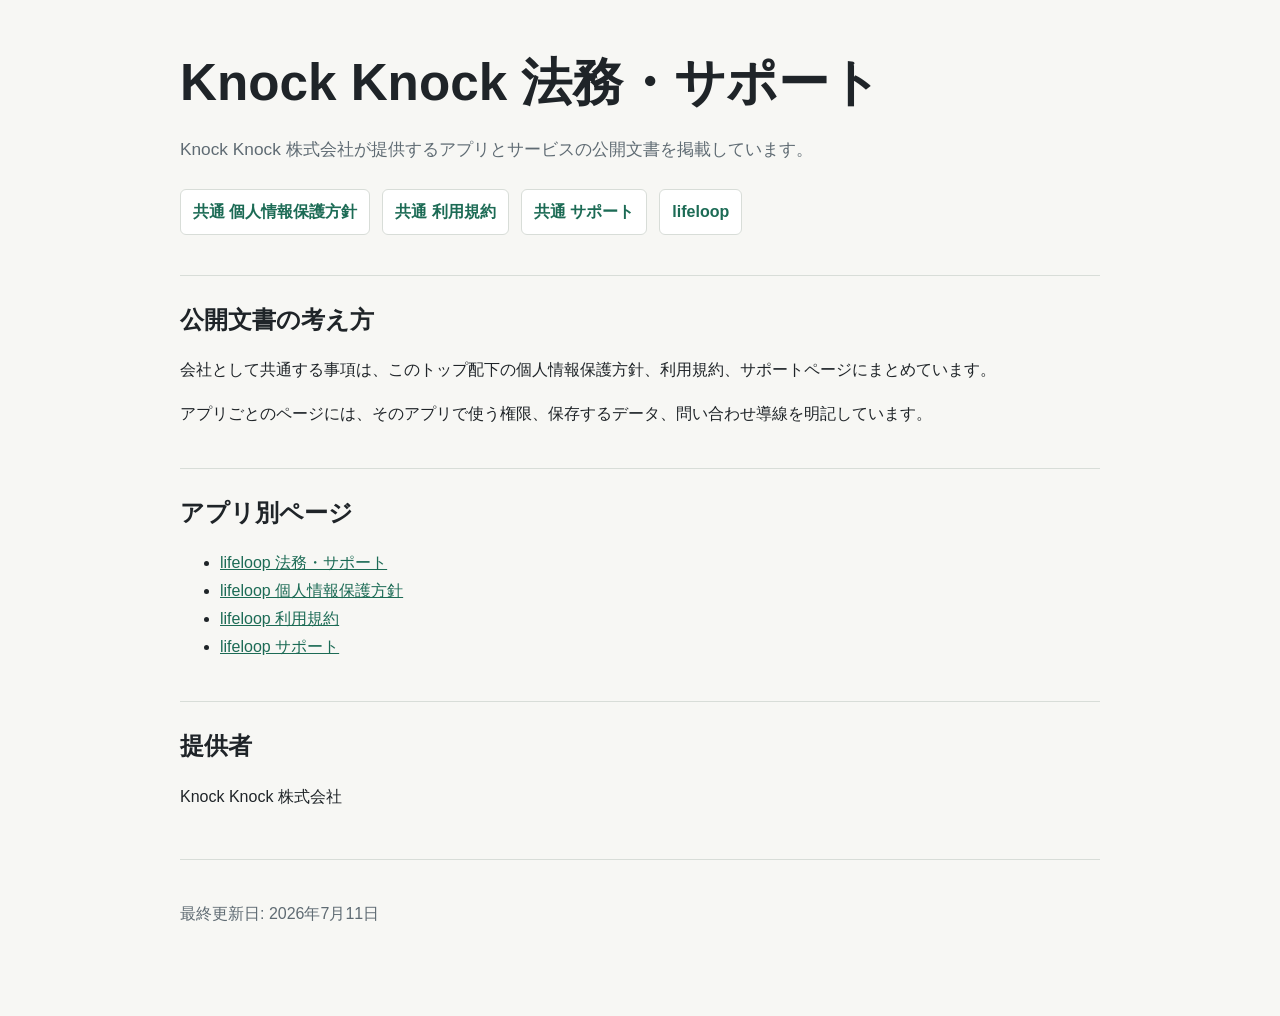
<file: docs/index.html>
<!doctype html>
<html lang="ja">
<head>
  <meta charset="utf-8">
  <meta name="viewport" content="width=device-width, initial-scale=1">
  <title>Knock Knock 法務・サポート</title>
  <link rel="stylesheet" href="styles.css">
</head>
<body>
  <main>
    <h1>Knock Knock 法務・サポート</h1>
    <p class="lead">Knock Knock 株式会社が提供するアプリとサービスの公開文書を掲載しています。</p>

    <nav aria-label="公開文書">
      <a href="privacy.html">共通 個人情報保護方針</a>
      <a href="terms.html">共通 利用規約</a>
      <a href="support.html">共通 サポート</a>
      <a href="lifeloop/">lifeloop</a>
    </nav>

    <section>
      <h2>公開文書の考え方</h2>
      <p>会社として共通する事項は、このトップ配下の個人情報保護方針、利用規約、サポートページにまとめています。</p>
      <p>アプリごとのページには、そのアプリで使う権限、保存するデータ、問い合わせ導線を明記しています。</p>
    </section>

    <section>
      <h2>アプリ別ページ</h2>
      <ul>
        <li><a href="lifeloop/">lifeloop 法務・サポート</a></li>
        <li><a href="lifeloop/privacy.html">lifeloop 個人情報保護方針</a></li>
        <li><a href="lifeloop/terms.html">lifeloop 利用規約</a></li>
        <li><a href="lifeloop/support.html">lifeloop サポート</a></li>
      </ul>
    </section>

    <section>
      <h2>提供者</h2>
      <p>Knock Knock 株式会社</p>
    </section>

    <footer>
      <p>最終更新日: 2026年7月11日</p>
    </footer>
  </main>
</body>
</html>
</file>
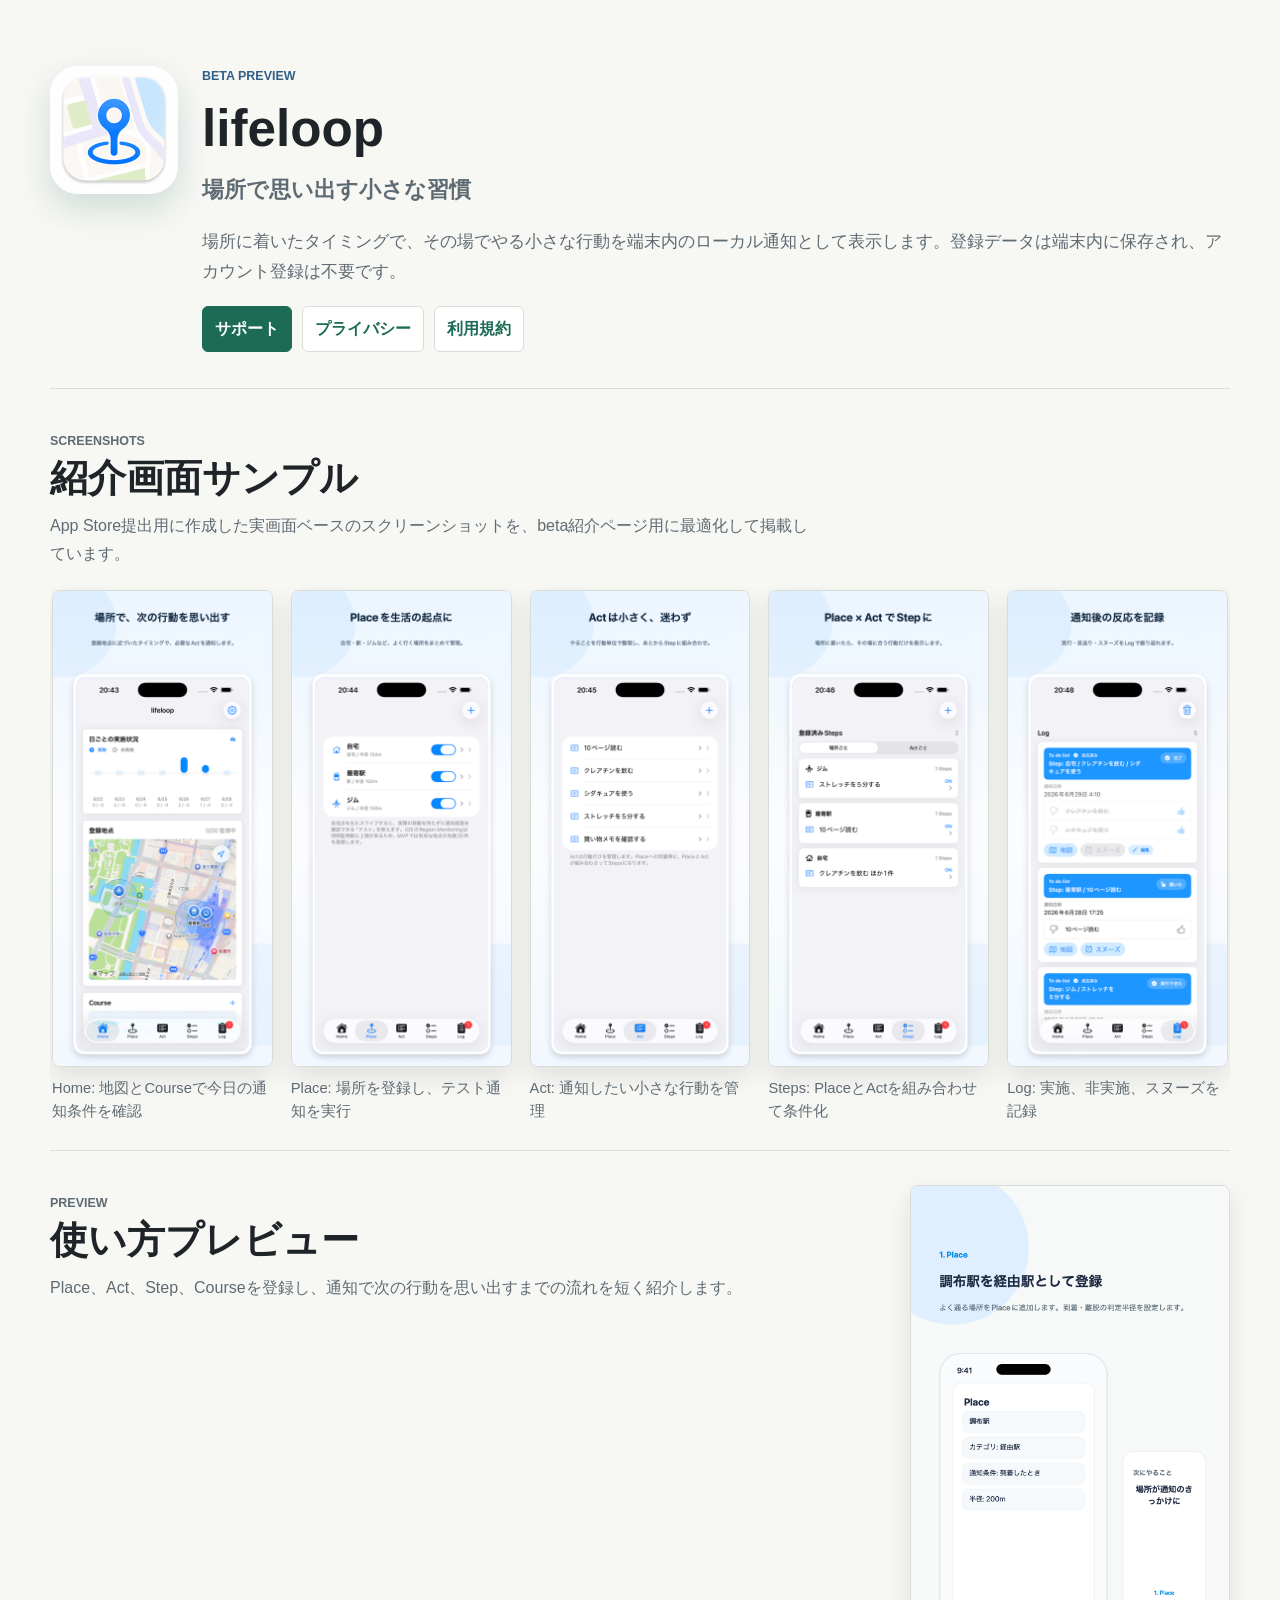
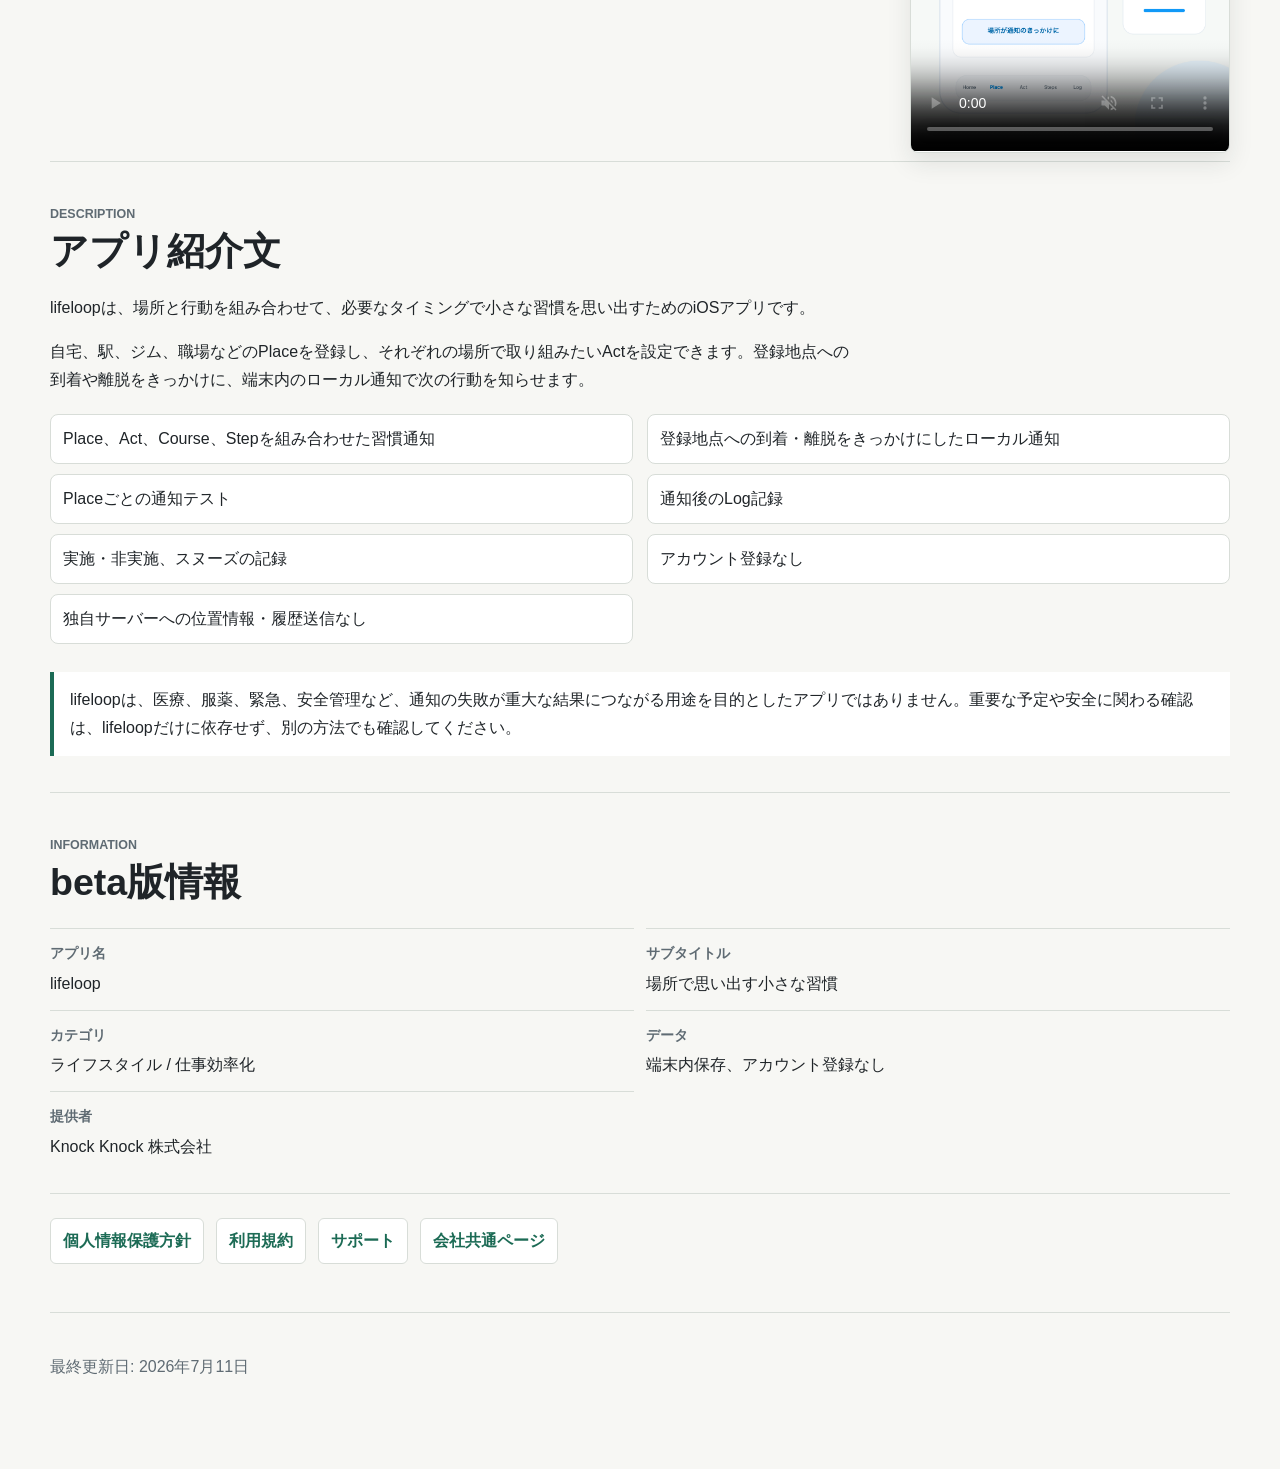
<file: docs/lifeloop/index.html>
<!doctype html>
<html lang="ja">
<head>
  <meta charset="utf-8">
  <meta name="viewport" content="width=device-width, initial-scale=1">
  <title>lifeloop beta | 場所で思い出す小さな習慣</title>
  <meta name="description" content="lifeloop betaは、場所と行動を組み合わせて、必要なタイミングで小さな習慣をローカル通知するiOSアプリです。">
  <link rel="stylesheet" href="../styles.css?v=20260705-beta">
</head>
<body>
  <main class="product-page">
    <header class="product-hero" aria-labelledby="app-title">
      <img class="app-icon" src="assets/app-icon.png" width="128" height="128" alt="lifeloop app icon">
      <div class="product-heading">
        <p class="eyebrow">Beta Preview</p>
        <h1 id="app-title">lifeloop</h1>
        <p class="subtitle">場所で思い出す小さな習慣</p>
        <p class="lead">場所に着いたタイミングで、その場でやる小さな行動を端末内のローカル通知として表示します。登録データは端末内に保存され、アカウント登録は不要です。</p>
        <div class="hero-actions" aria-label="lifeloop beta links">
          <a class="button-link primary-link" href="support.html">サポート</a>
          <a class="button-link" href="privacy.html">プライバシー</a>
          <a class="button-link" href="terms.html">利用規約</a>
        </div>
      </div>
    </header>

    <section class="app-store-section" aria-labelledby="screens-title">
      <div class="section-heading">
        <p class="eyebrow">Screenshots</p>
        <h2 id="screens-title">紹介画面サンプル</h2>
        <p>App Store提出用に作成した実画面ベースのスクリーンショットを、beta紹介ページ用に最適化して掲載しています。</p>
      </div>
      <div class="screenshot-strip" aria-label="lifeloop screen samples">
        <figure>
          <img src="assets/screens/01-home-map.png" width="442" height="960" alt="lifeloop Home screen with map and course summary">
          <figcaption>Home: 地図とCourseで今日の通知条件を確認</figcaption>
        </figure>
        <figure>
          <img src="assets/screens/02-place.png" width="442" height="960" alt="lifeloop Place list screen">
          <figcaption>Place: 場所を登録し、テスト通知を実行</figcaption>
        </figure>
        <figure>
          <img src="assets/screens/03-act.png" width="442" height="960" alt="lifeloop Act list screen">
          <figcaption>Act: 通知したい小さな行動を管理</figcaption>
        </figure>
        <figure>
          <img src="assets/screens/04-steps.png" width="442" height="960" alt="lifeloop Steps setup screen">
          <figcaption>Steps: PlaceとActを組み合わせて条件化</figcaption>
        </figure>
        <figure>
          <img src="assets/screens/05-log.png" width="442" height="960" alt="lifeloop Log response screen">
          <figcaption>Log: 実施、非実施、スヌーズを記録</figcaption>
        </figure>
      </div>
    </section>

    <section class="app-store-section media-section" aria-labelledby="preview-title">
      <div class="section-heading">
        <p class="eyebrow">Preview</p>
        <h2 id="preview-title">使い方プレビュー</h2>
        <p>Place、Act、Step、Courseを登録し、通知で次の行動を思い出すまでの流れを短く紹介します。</p>
      </div>
      <video class="preview-video" controls muted playsinline preload="metadata" poster="assets/lifeloop-workflow-poster.png">
        <source src="assets/lifeloop-beta-preview.mp4" type="video/mp4">
      </video>
    </section>

    <section class="app-store-section" aria-labelledby="description-title">
      <div class="section-heading">
        <p class="eyebrow">Description</p>
        <h2 id="description-title">アプリ紹介文</h2>
      </div>
      <div class="description-copy">
        <p>lifeloopは、場所と行動を組み合わせて、必要なタイミングで小さな習慣を思い出すためのiOSアプリです。</p>
        <p>自宅、駅、ジム、職場などのPlaceを登録し、それぞれの場所で取り組みたいActを設定できます。登録地点への到着や離脱をきっかけに、端末内のローカル通知で次の行動を知らせます。</p>
      </div>
      <ul class="feature-list">
        <li>Place、Act、Course、Stepを組み合わせた習慣通知</li>
        <li>登録地点への到着・離脱をきっかけにしたローカル通知</li>
        <li>Placeごとの通知テスト</li>
        <li>通知後のLog記録</li>
        <li>実施・非実施、スヌーズの記録</li>
        <li>アカウント登録なし</li>
        <li>独自サーバーへの位置情報・履歴送信なし</li>
      </ul>
      <p class="notice">lifeloopは、医療、服薬、緊急、安全管理など、通知の失敗が重大な結果につながる用途を目的としたアプリではありません。重要な予定や安全に関わる確認は、lifeloopだけに依存せず、別の方法でも確認してください。</p>
    </section>

    <section class="app-store-section" aria-labelledby="details-title">
      <div class="section-heading">
        <p class="eyebrow">Information</p>
        <h2 id="details-title">beta版情報</h2>
      </div>
      <dl class="app-details">
        <div>
          <dt>アプリ名</dt>
          <dd>lifeloop</dd>
        </div>
        <div>
          <dt>サブタイトル</dt>
          <dd>場所で思い出す小さな習慣</dd>
        </div>
        <div>
          <dt>カテゴリ</dt>
          <dd>ライフスタイル / 仕事効率化</dd>
        </div>
        <div>
          <dt>データ</dt>
          <dd>端末内保存、アカウント登録なし</dd>
        </div>
        <div>
          <dt>提供者</dt>
          <dd>Knock Knock 株式会社</dd>
        </div>
      </dl>
    </section>

    <nav class="footer-nav" aria-label="lifeloop public documents">
      <a href="privacy.html">個人情報保護方針</a>
      <a href="terms.html">利用規約</a>
      <a href="support.html">サポート</a>
      <a href="../">会社共通ページ</a>
    </nav>

    <footer>
      <p>最終更新日: 2026年7月11日</p>
    </footer>
  </main>
</body>
</html>
</file>
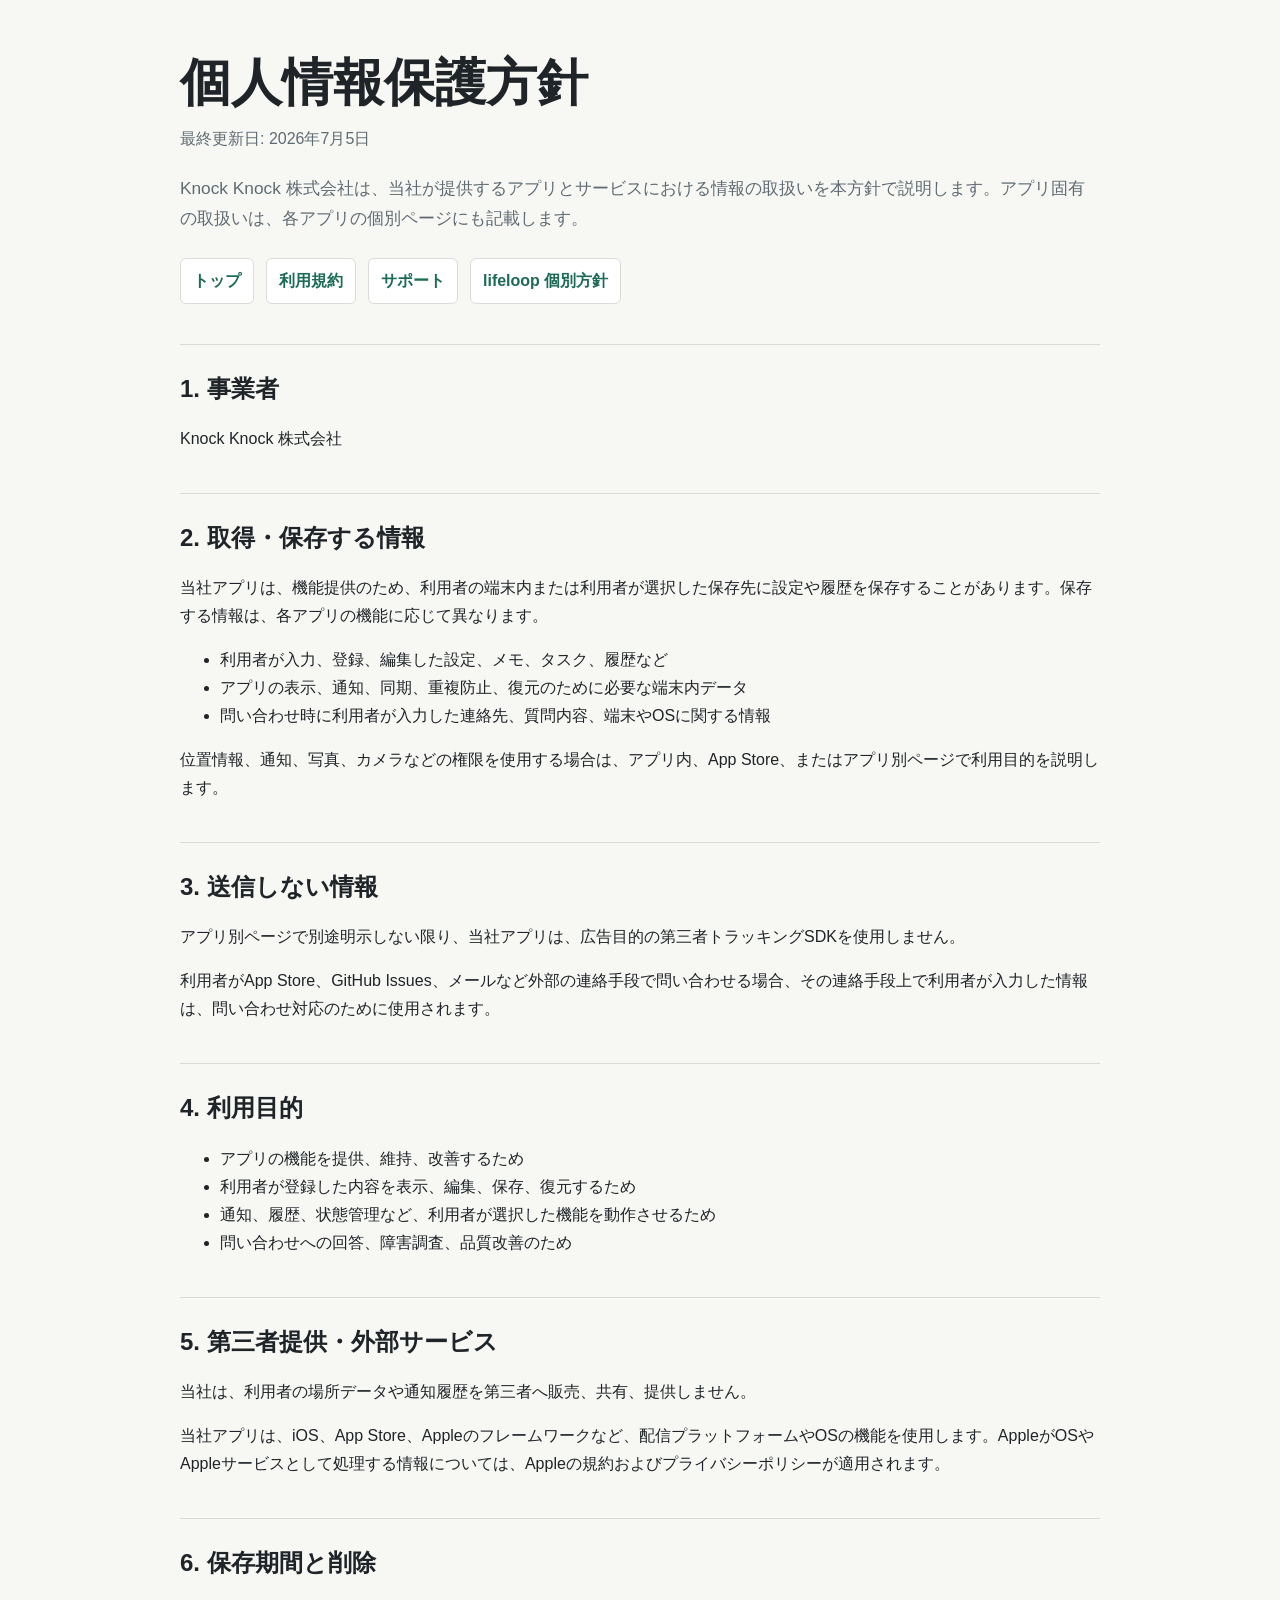
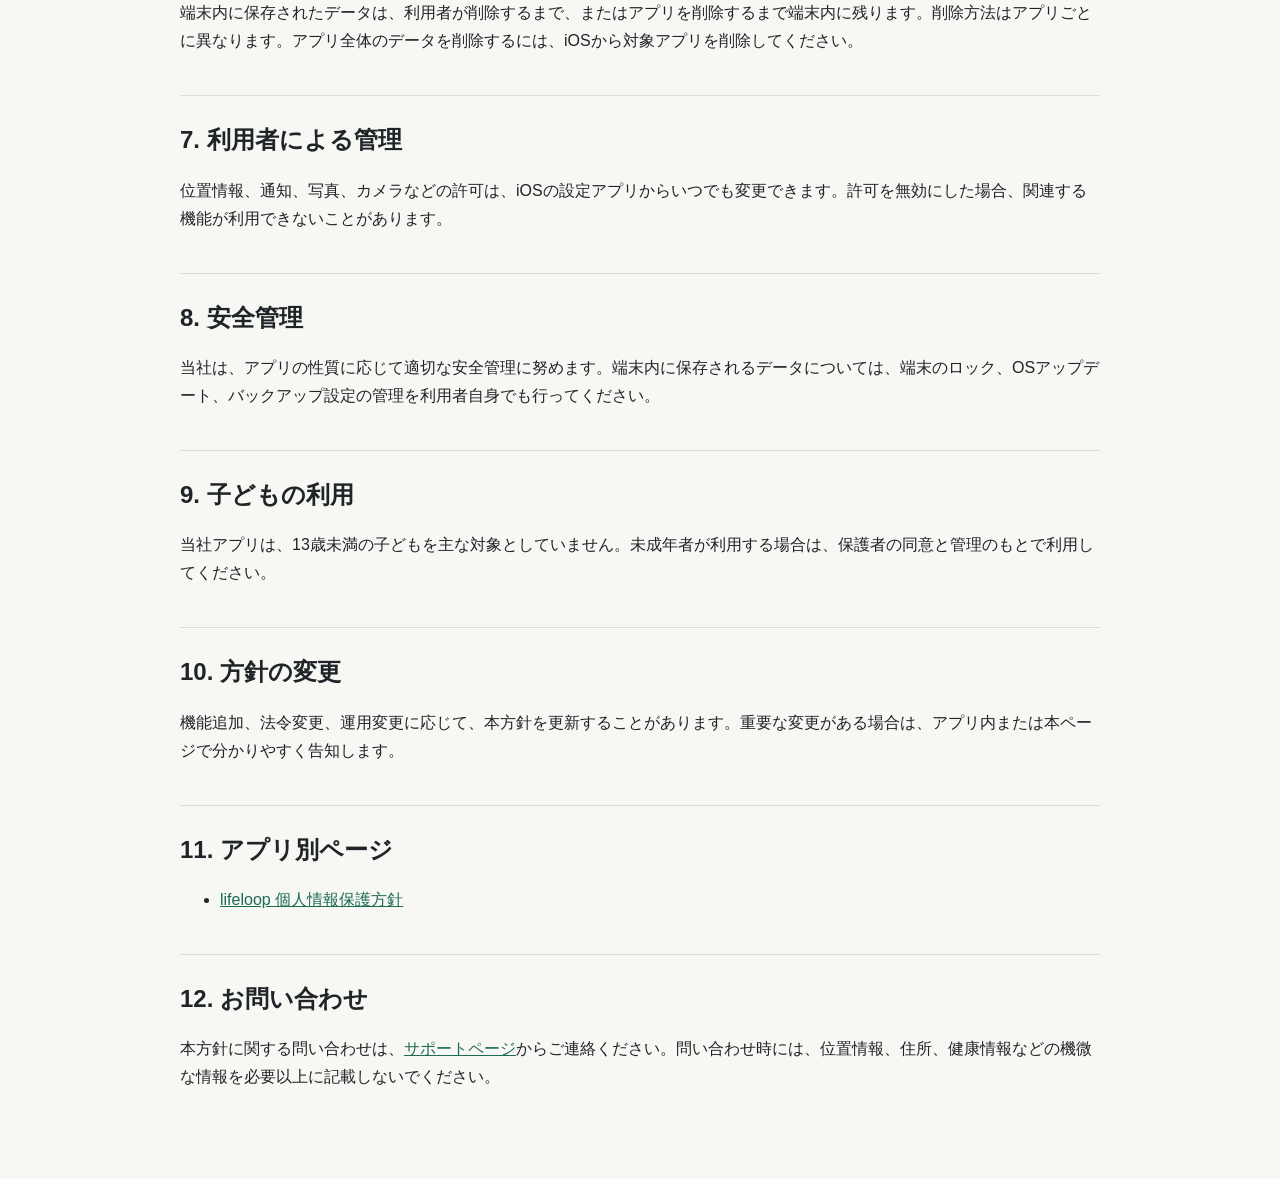
<file: docs/privacy.html>
<!doctype html>
<html lang="ja">
<head>
  <meta charset="utf-8">
  <meta name="viewport" content="width=device-width, initial-scale=1">
  <title>個人情報保護方針 | Knock Knock 株式会社</title>
  <link rel="stylesheet" href="styles.css">
</head>
<body>
  <main>
    <h1>個人情報保護方針</h1>
    <p class="meta">最終更新日: 2026年7月5日</p>
    <p class="lead">Knock Knock 株式会社は、当社が提供するアプリとサービスにおける情報の取扱いを本方針で説明します。アプリ固有の取扱いは、各アプリの個別ページにも記載します。</p>

    <nav aria-label="関連ページ">
      <a href="index.html">トップ</a>
      <a href="terms.html">利用規約</a>
      <a href="support.html">サポート</a>
      <a href="lifeloop/privacy.html">lifeloop 個別方針</a>
    </nav>

    <section>
      <h2>1. 事業者</h2>
      <p>Knock Knock 株式会社</p>
    </section>

    <section>
      <h2>2. 取得・保存する情報</h2>
      <p>当社アプリは、機能提供のため、利用者の端末内または利用者が選択した保存先に設定や履歴を保存することがあります。保存する情報は、各アプリの機能に応じて異なります。</p>
      <ul>
        <li>利用者が入力、登録、編集した設定、メモ、タスク、履歴など</li>
        <li>アプリの表示、通知、同期、重複防止、復元のために必要な端末内データ</li>
        <li>問い合わせ時に利用者が入力した連絡先、質問内容、端末やOSに関する情報</li>
      </ul>
      <p>位置情報、通知、写真、カメラなどの権限を使用する場合は、アプリ内、App Store、またはアプリ別ページで利用目的を説明します。</p>
    </section>

    <section>
      <h2>3. 送信しない情報</h2>
      <p>アプリ別ページで別途明示しない限り、当社アプリは、広告目的の第三者トラッキングSDKを使用しません。</p>
      <p>利用者がApp Store、GitHub Issues、メールなど外部の連絡手段で問い合わせる場合、その連絡手段上で利用者が入力した情報は、問い合わせ対応のために使用されます。</p>
    </section>

    <section>
      <h2>4. 利用目的</h2>
      <ul>
        <li>アプリの機能を提供、維持、改善するため</li>
        <li>利用者が登録した内容を表示、編集、保存、復元するため</li>
        <li>通知、履歴、状態管理など、利用者が選択した機能を動作させるため</li>
        <li>問い合わせへの回答、障害調査、品質改善のため</li>
      </ul>
    </section>

    <section>
      <h2>5. 第三者提供・外部サービス</h2>
      <p>当社は、利用者の場所データや通知履歴を第三者へ販売、共有、提供しません。</p>
      <p>当社アプリは、iOS、App Store、Appleのフレームワークなど、配信プラットフォームやOSの機能を使用します。AppleがOSやAppleサービスとして処理する情報については、Appleの規約およびプライバシーポリシーが適用されます。</p>
    </section>

    <section>
      <h2>6. 保存期間と削除</h2>
      <p>端末内に保存されたデータは、利用者が削除するまで、またはアプリを削除するまで端末内に残ります。削除方法はアプリごとに異なります。アプリ全体のデータを削除するには、iOSから対象アプリを削除してください。</p>
    </section>

    <section>
      <h2>7. 利用者による管理</h2>
      <p>位置情報、通知、写真、カメラなどの許可は、iOSの設定アプリからいつでも変更できます。許可を無効にした場合、関連する機能が利用できないことがあります。</p>
    </section>

    <section>
      <h2>8. 安全管理</h2>
      <p>当社は、アプリの性質に応じて適切な安全管理に努めます。端末内に保存されるデータについては、端末のロック、OSアップデート、バックアップ設定の管理を利用者自身でも行ってください。</p>
    </section>

    <section>
      <h2>9. 子どもの利用</h2>
      <p>当社アプリは、13歳未満の子どもを主な対象としていません。未成年者が利用する場合は、保護者の同意と管理のもとで利用してください。</p>
    </section>

    <section>
      <h2>10. 方針の変更</h2>
      <p>機能追加、法令変更、運用変更に応じて、本方針を更新することがあります。重要な変更がある場合は、アプリ内または本ページで分かりやすく告知します。</p>
    </section>

    <section>
      <h2>11. アプリ別ページ</h2>
      <ul>
        <li><a href="lifeloop/privacy.html">lifeloop 個人情報保護方針</a></li>
      </ul>
    </section>

    <section>
      <h2>12. お問い合わせ</h2>
      <p>本方針に関する問い合わせは、<a href="support.html">サポートページ</a>からご連絡ください。問い合わせ時には、位置情報、住所、健康情報などの機微な情報を必要以上に記載しないでください。</p>
    </section>
  </main>
</body>
</html>
</file>
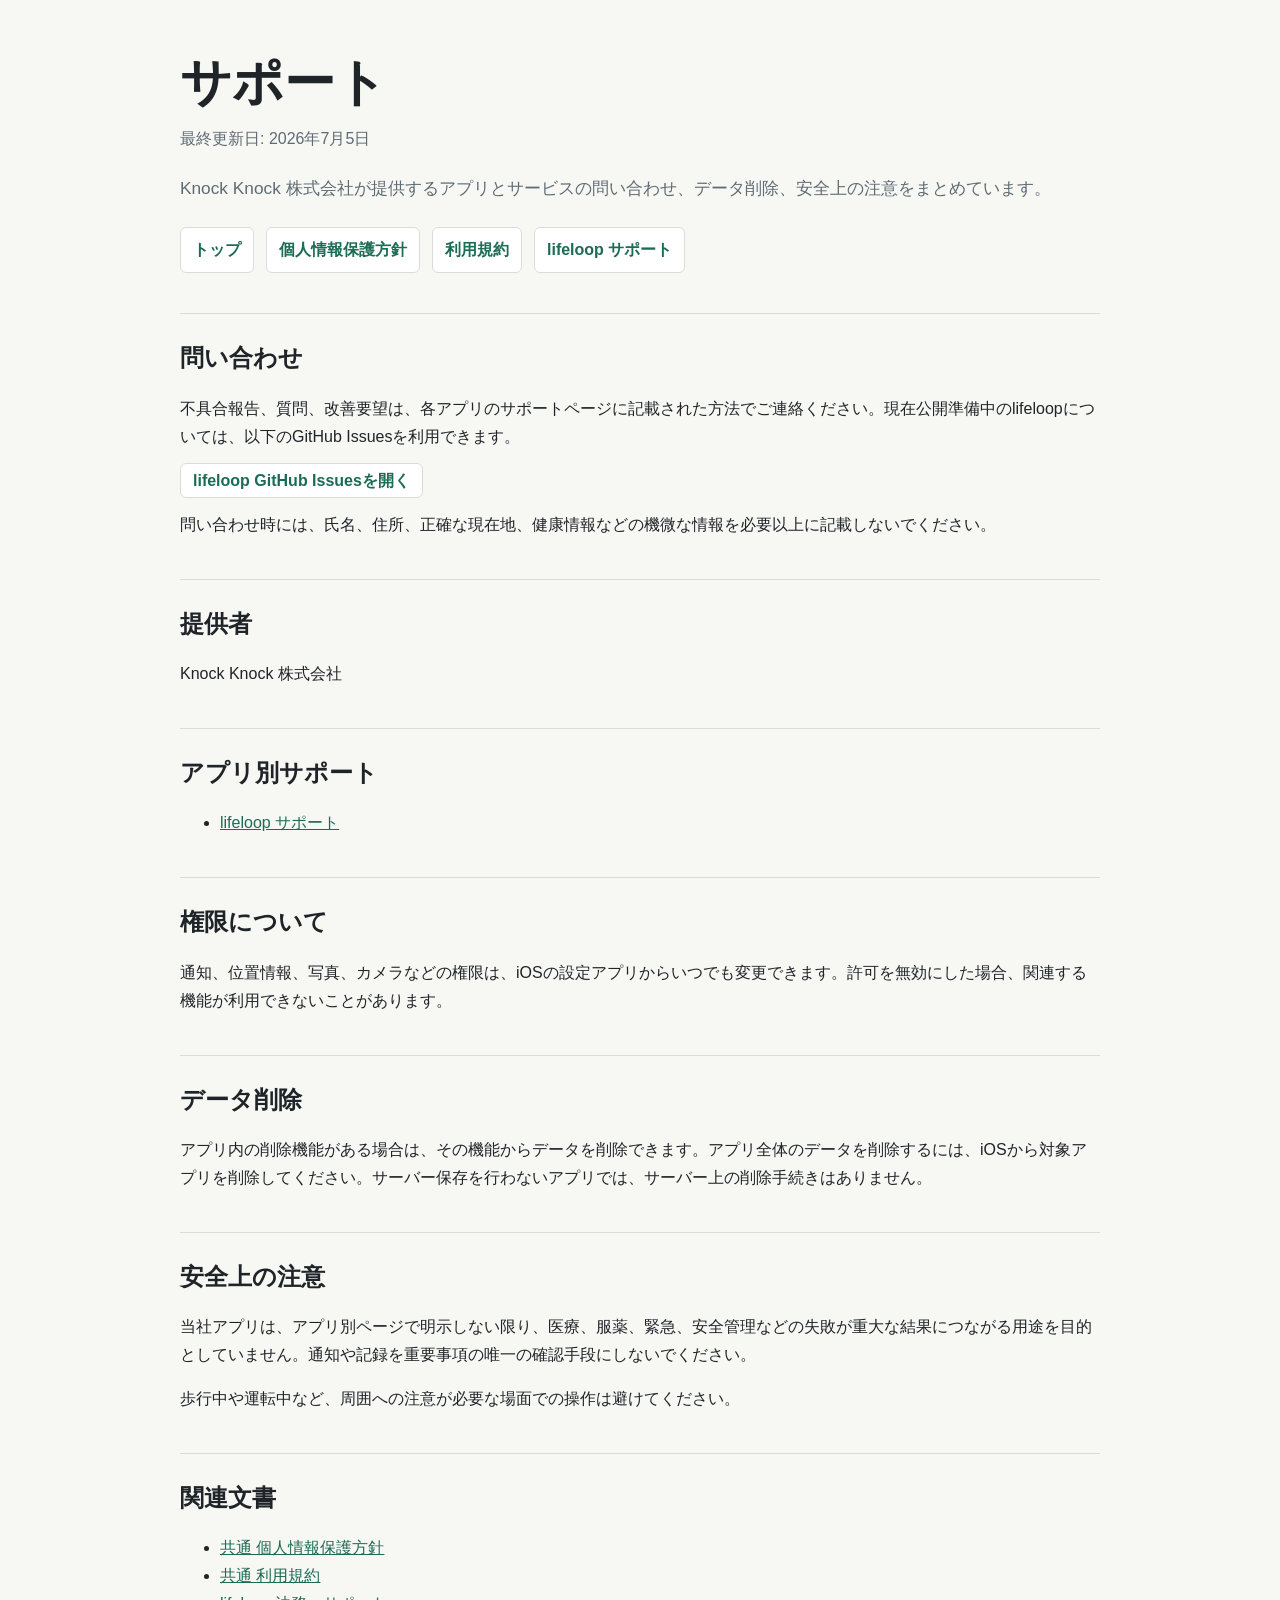
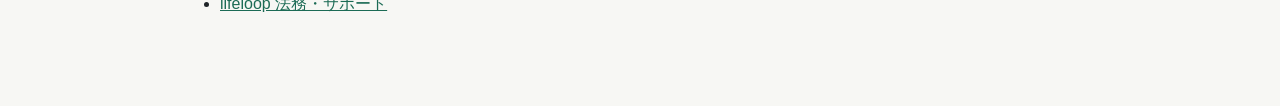
<file: docs/support.html>
<!doctype html>
<html lang="ja">
<head>
  <meta charset="utf-8">
  <meta name="viewport" content="width=device-width, initial-scale=1">
  <title>サポート | Knock Knock 株式会社</title>
  <link rel="stylesheet" href="styles.css">
</head>
<body>
  <main>
    <h1>サポート</h1>
    <p class="meta">最終更新日: 2026年7月5日</p>
    <p class="lead">Knock Knock 株式会社が提供するアプリとサービスの問い合わせ、データ削除、安全上の注意をまとめています。</p>

    <nav aria-label="関連ページ">
      <a href="index.html">トップ</a>
      <a href="privacy.html">個人情報保護方針</a>
      <a href="terms.html">利用規約</a>
      <a href="lifeloop/support.html">lifeloop サポート</a>
    </nav>

    <section>
      <h2>問い合わせ</h2>
      <p>不具合報告、質問、改善要望は、各アプリのサポートページに記載された方法でご連絡ください。現在公開準備中のlifeloopについては、以下のGitHub Issuesを利用できます。</p>
      <p><a class="button-link" href="https://github.com/knockknock-at/lifeloop/issues">lifeloop GitHub Issuesを開く</a></p>
      <p>問い合わせ時には、氏名、住所、正確な現在地、健康情報などの機微な情報を必要以上に記載しないでください。</p>
    </section>

    <section>
      <h2>提供者</h2>
      <p>Knock Knock 株式会社</p>
    </section>

    <section>
      <h2>アプリ別サポート</h2>
      <ul>
        <li><a href="lifeloop/support.html">lifeloop サポート</a></li>
      </ul>
    </section>

    <section>
      <h2>権限について</h2>
      <p>通知、位置情報、写真、カメラなどの権限は、iOSの設定アプリからいつでも変更できます。許可を無効にした場合、関連する機能が利用できないことがあります。</p>
    </section>

    <section>
      <h2>データ削除</h2>
      <p>アプリ内の削除機能がある場合は、その機能からデータを削除できます。アプリ全体のデータを削除するには、iOSから対象アプリを削除してください。サーバー保存を行わないアプリでは、サーバー上の削除手続きはありません。</p>
    </section>

    <section>
      <h2>安全上の注意</h2>
      <p>当社アプリは、アプリ別ページで明示しない限り、医療、服薬、緊急、安全管理などの失敗が重大な結果につながる用途を目的としていません。通知や記録を重要事項の唯一の確認手段にしないでください。</p>
      <p>歩行中や運転中など、周囲への注意が必要な場面での操作は避けてください。</p>
    </section>

    <section>
      <h2>関連文書</h2>
      <ul>
        <li><a href="privacy.html">共通 個人情報保護方針</a></li>
        <li><a href="terms.html">共通 利用規約</a></li>
        <li><a href="lifeloop/">lifeloop 法務・サポート</a></li>
      </ul>
    </section>
  </main>
</body>
</html>
</file>
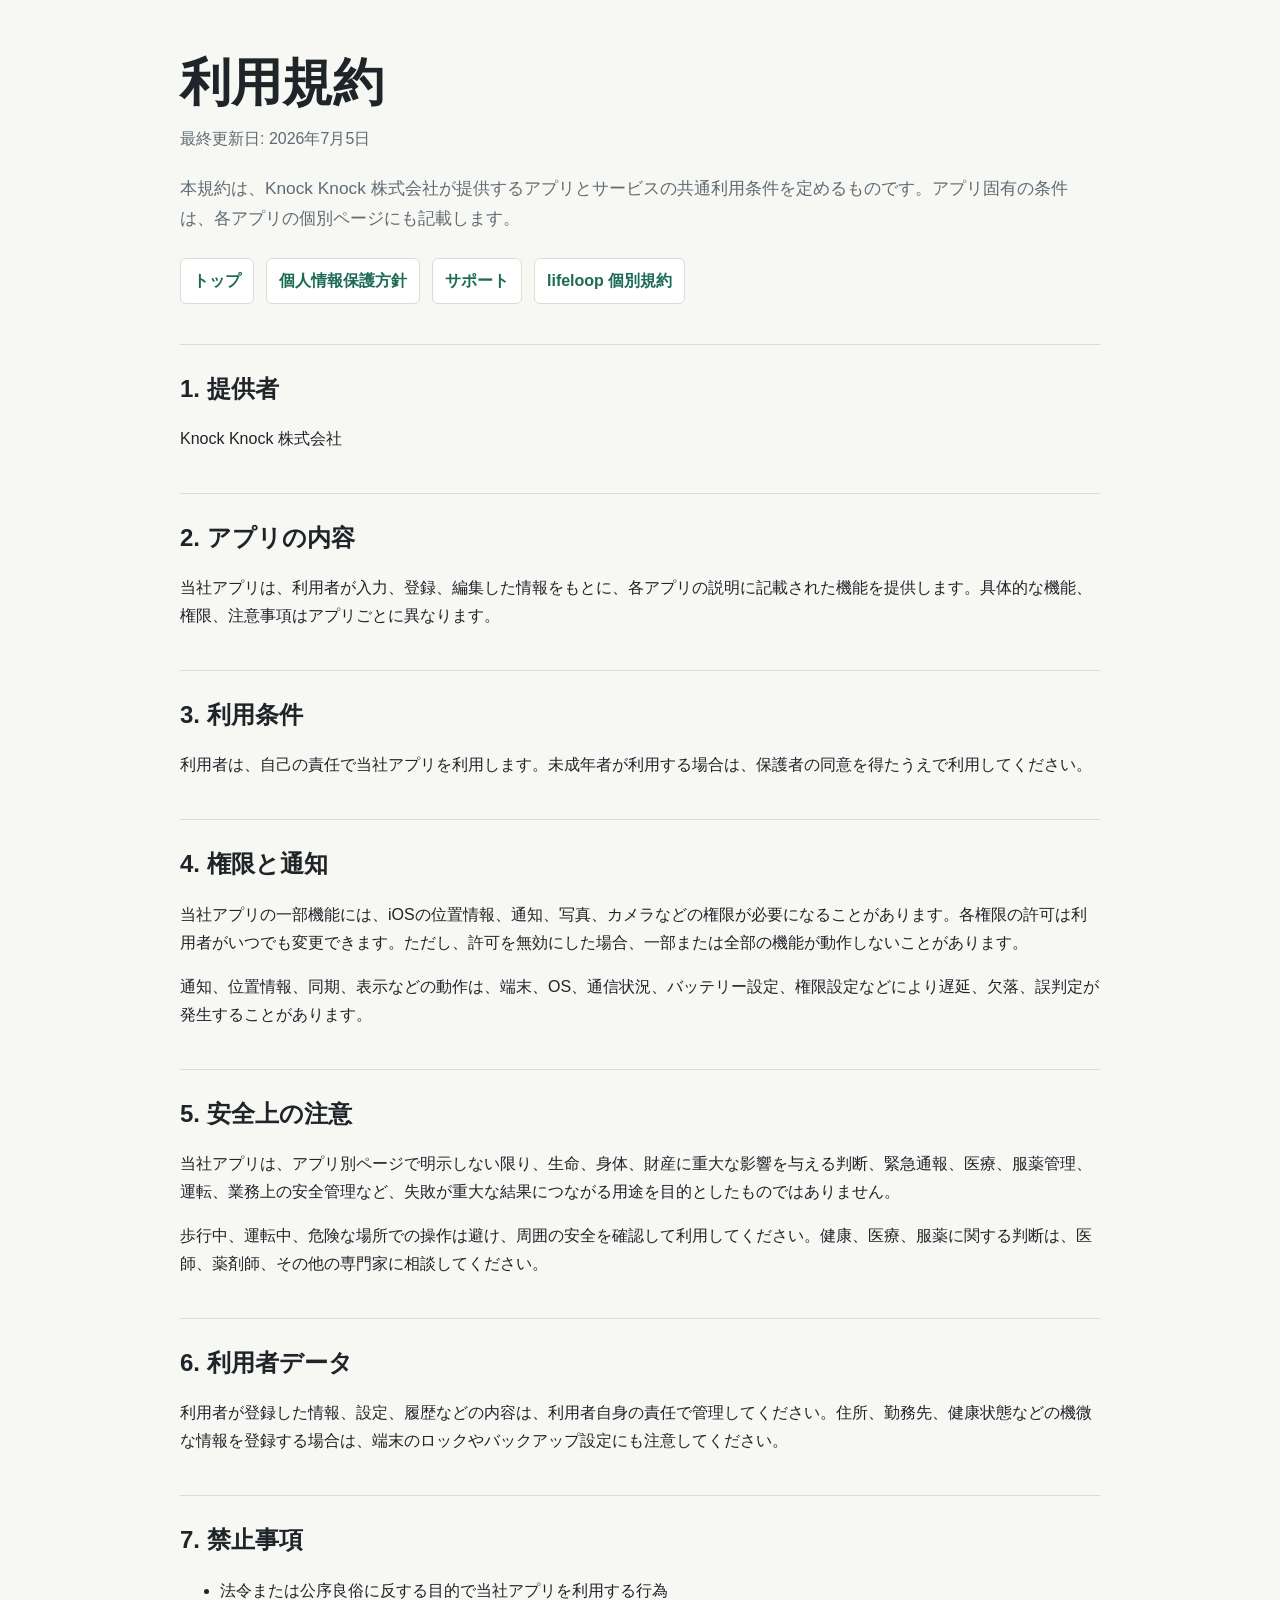
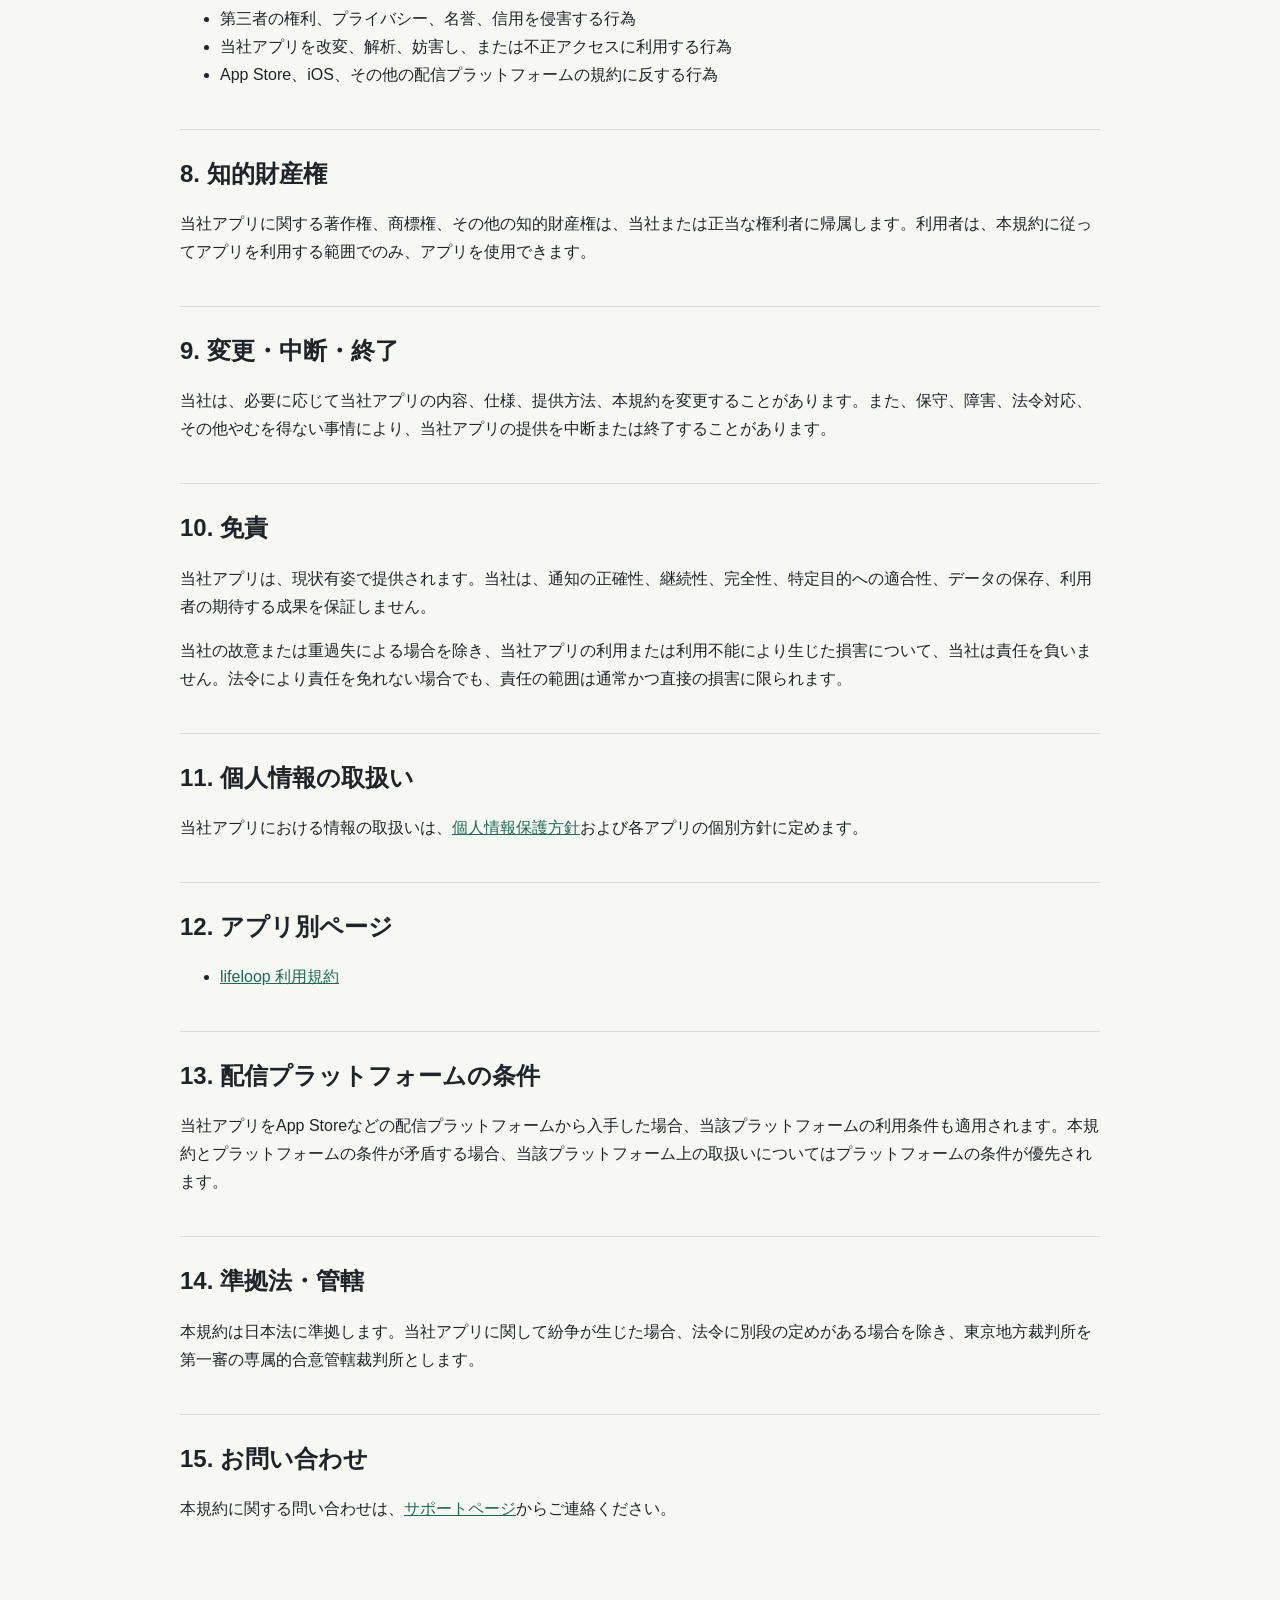
<file: docs/terms.html>
<!doctype html>
<html lang="ja">
<head>
  <meta charset="utf-8">
  <meta name="viewport" content="width=device-width, initial-scale=1">
  <title>利用規約 | Knock Knock 株式会社</title>
  <link rel="stylesheet" href="styles.css">
</head>
<body>
  <main>
    <h1>利用規約</h1>
    <p class="meta">最終更新日: 2026年7月5日</p>
    <p class="lead">本規約は、Knock Knock 株式会社が提供するアプリとサービスの共通利用条件を定めるものです。アプリ固有の条件は、各アプリの個別ページにも記載します。</p>

    <nav aria-label="関連ページ">
      <a href="index.html">トップ</a>
      <a href="privacy.html">個人情報保護方針</a>
      <a href="support.html">サポート</a>
      <a href="lifeloop/terms.html">lifeloop 個別規約</a>
    </nav>

    <section>
      <h2>1. 提供者</h2>
      <p>Knock Knock 株式会社</p>
    </section>

    <section>
      <h2>2. アプリの内容</h2>
      <p>当社アプリは、利用者が入力、登録、編集した情報をもとに、各アプリの説明に記載された機能を提供します。具体的な機能、権限、注意事項はアプリごとに異なります。</p>
    </section>

    <section>
      <h2>3. 利用条件</h2>
      <p>利用者は、自己の責任で当社アプリを利用します。未成年者が利用する場合は、保護者の同意を得たうえで利用してください。</p>
    </section>

    <section>
      <h2>4. 権限と通知</h2>
      <p>当社アプリの一部機能には、iOSの位置情報、通知、写真、カメラなどの権限が必要になることがあります。各権限の許可は利用者がいつでも変更できます。ただし、許可を無効にした場合、一部または全部の機能が動作しないことがあります。</p>
      <p>通知、位置情報、同期、表示などの動作は、端末、OS、通信状況、バッテリー設定、権限設定などにより遅延、欠落、誤判定が発生することがあります。</p>
    </section>

    <section>
      <h2>5. 安全上の注意</h2>
      <p>当社アプリは、アプリ別ページで明示しない限り、生命、身体、財産に重大な影響を与える判断、緊急通報、医療、服薬管理、運転、業務上の安全管理など、失敗が重大な結果につながる用途を目的としたものではありません。</p>
      <p>歩行中、運転中、危険な場所での操作は避け、周囲の安全を確認して利用してください。健康、医療、服薬に関する判断は、医師、薬剤師、その他の専門家に相談してください。</p>
    </section>

    <section>
      <h2>6. 利用者データ</h2>
      <p>利用者が登録した情報、設定、履歴などの内容は、利用者自身の責任で管理してください。住所、勤務先、健康状態などの機微な情報を登録する場合は、端末のロックやバックアップ設定にも注意してください。</p>
    </section>

    <section>
      <h2>7. 禁止事項</h2>
      <ul>
        <li>法令または公序良俗に反する目的で当社アプリを利用する行為</li>
        <li>第三者の権利、プライバシー、名誉、信用を侵害する行為</li>
        <li>当社アプリを改変、解析、妨害し、または不正アクセスに利用する行為</li>
        <li>App Store、iOS、その他の配信プラットフォームの規約に反する行為</li>
      </ul>
    </section>

    <section>
      <h2>8. 知的財産権</h2>
      <p>当社アプリに関する著作権、商標権、その他の知的財産権は、当社または正当な権利者に帰属します。利用者は、本規約に従ってアプリを利用する範囲でのみ、アプリを使用できます。</p>
    </section>

    <section>
      <h2>9. 変更・中断・終了</h2>
      <p>当社は、必要に応じて当社アプリの内容、仕様、提供方法、本規約を変更することがあります。また、保守、障害、法令対応、その他やむを得ない事情により、当社アプリの提供を中断または終了することがあります。</p>
    </section>

    <section>
      <h2>10. 免責</h2>
      <p>当社アプリは、現状有姿で提供されます。当社は、通知の正確性、継続性、完全性、特定目的への適合性、データの保存、利用者の期待する成果を保証しません。</p>
      <p>当社の故意または重過失による場合を除き、当社アプリの利用または利用不能により生じた損害について、当社は責任を負いません。法令により責任を免れない場合でも、責任の範囲は通常かつ直接の損害に限られます。</p>
    </section>

    <section>
      <h2>11. 個人情報の取扱い</h2>
      <p>当社アプリにおける情報の取扱いは、<a href="privacy.html">個人情報保護方針</a>および各アプリの個別方針に定めます。</p>
    </section>

    <section>
      <h2>12. アプリ別ページ</h2>
      <ul>
        <li><a href="lifeloop/terms.html">lifeloop 利用規約</a></li>
      </ul>
    </section>

    <section>
      <h2>13. 配信プラットフォームの条件</h2>
      <p>当社アプリをApp Storeなどの配信プラットフォームから入手した場合、当該プラットフォームの利用条件も適用されます。本規約とプラットフォームの条件が矛盾する場合、当該プラットフォーム上の取扱いについてはプラットフォームの条件が優先されます。</p>
    </section>

    <section>
      <h2>14. 準拠法・管轄</h2>
      <p>本規約は日本法に準拠します。当社アプリに関して紛争が生じた場合、法令に別段の定めがある場合を除き、東京地方裁判所を第一審の専属的合意管轄裁判所とします。</p>
    </section>

    <section>
      <h2>15. お問い合わせ</h2>
      <p>本規約に関する問い合わせは、<a href="support.html">サポートページ</a>からご連絡ください。</p>
    </section>
  </main>
</body>
</html>
</file>
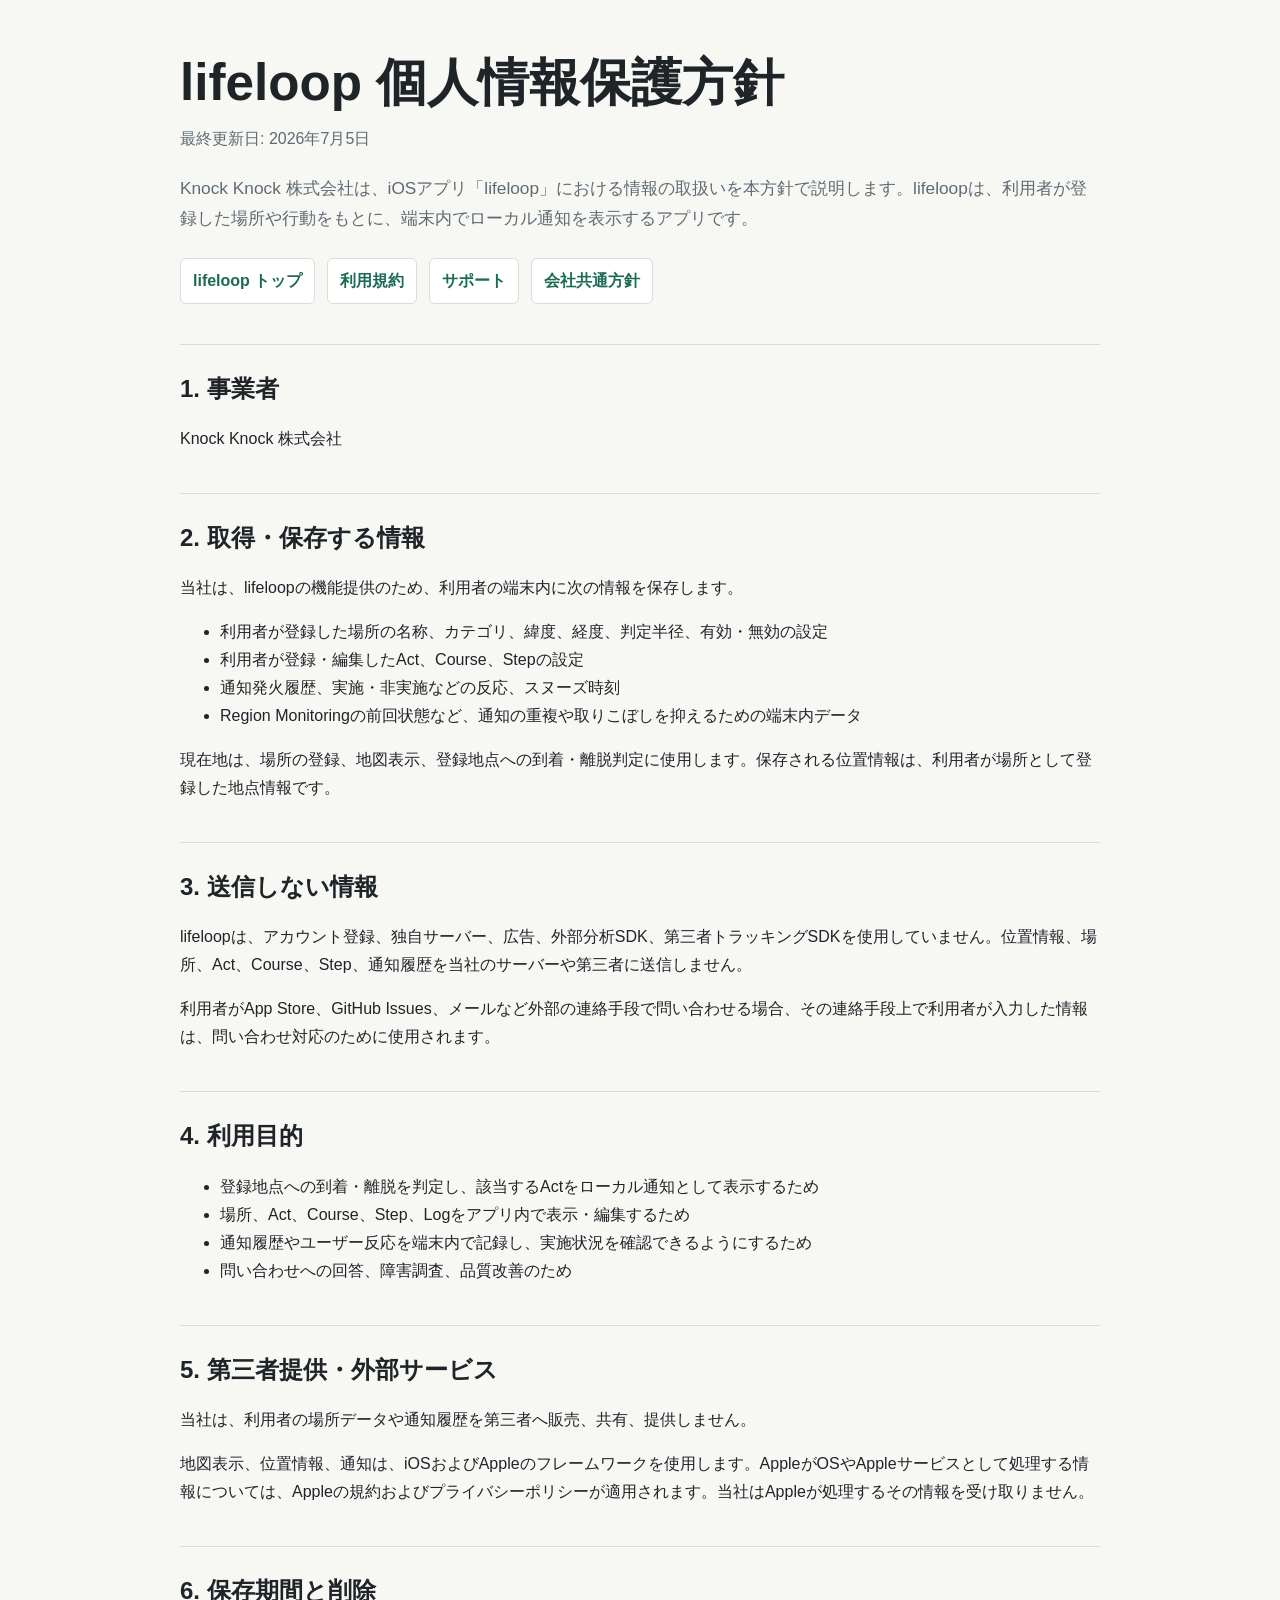
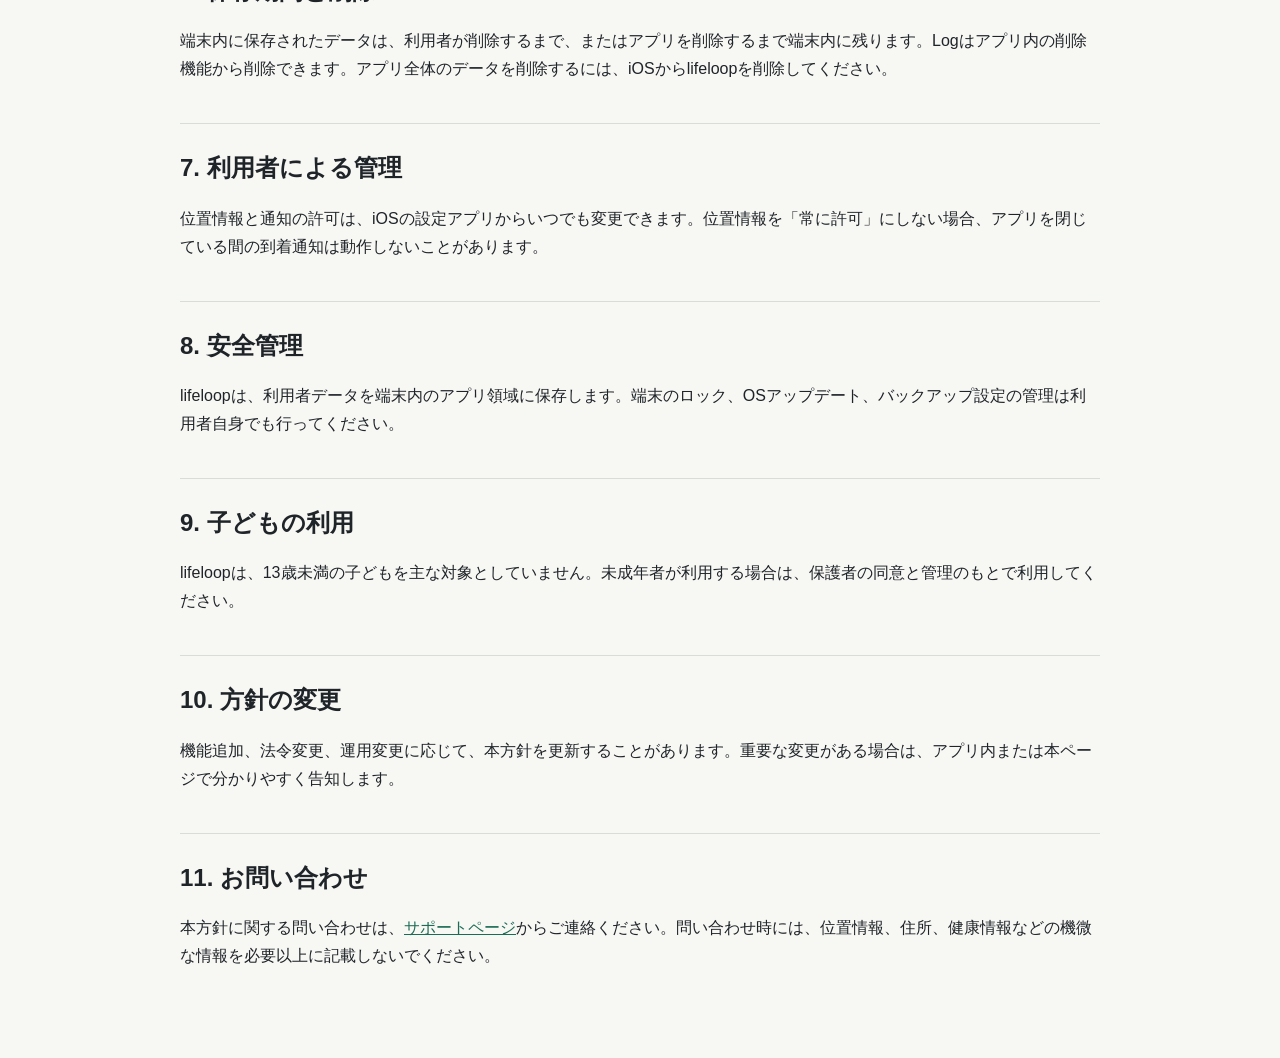
<file: docs/lifeloop/privacy.html>
<!doctype html>
<html lang="ja">
<head>
  <meta charset="utf-8">
  <meta name="viewport" content="width=device-width, initial-scale=1">
  <title>lifeloop 個人情報保護方針 | Knock Knock 株式会社</title>
  <link rel="stylesheet" href="../styles.css">
</head>
<body>
  <main>
    <h1>lifeloop 個人情報保護方針</h1>
    <p class="meta">最終更新日: 2026年7月5日</p>
    <p class="lead">Knock Knock 株式会社は、iOSアプリ「lifeloop」における情報の取扱いを本方針で説明します。lifeloopは、利用者が登録した場所や行動をもとに、端末内でローカル通知を表示するアプリです。</p>

    <nav aria-label="関連ページ">
      <a href="./">lifeloop トップ</a>
      <a href="terms.html">利用規約</a>
      <a href="support.html">サポート</a>
      <a href="../privacy.html">会社共通方針</a>
    </nav>

    <section>
      <h2>1. 事業者</h2>
      <p>Knock Knock 株式会社</p>
    </section>

    <section>
      <h2>2. 取得・保存する情報</h2>
      <p>当社は、lifeloopの機能提供のため、利用者の端末内に次の情報を保存します。</p>
      <ul>
        <li>利用者が登録した場所の名称、カテゴリ、緯度、経度、判定半径、有効・無効の設定</li>
        <li>利用者が登録・編集したAct、Course、Stepの設定</li>
        <li>通知発火履歴、実施・非実施などの反応、スヌーズ時刻</li>
        <li>Region Monitoringの前回状態など、通知の重複や取りこぼしを抑えるための端末内データ</li>
      </ul>
      <p>現在地は、場所の登録、地図表示、登録地点への到着・離脱判定に使用します。保存される位置情報は、利用者が場所として登録した地点情報です。</p>
    </section>

    <section>
      <h2>3. 送信しない情報</h2>
      <p>lifeloopは、アカウント登録、独自サーバー、広告、外部分析SDK、第三者トラッキングSDKを使用していません。位置情報、場所、Act、Course、Step、通知履歴を当社のサーバーや第三者に送信しません。</p>
      <p>利用者がApp Store、GitHub Issues、メールなど外部の連絡手段で問い合わせる場合、その連絡手段上で利用者が入力した情報は、問い合わせ対応のために使用されます。</p>
    </section>

    <section>
      <h2>4. 利用目的</h2>
      <ul>
        <li>登録地点への到着・離脱を判定し、該当するActをローカル通知として表示するため</li>
        <li>場所、Act、Course、Step、Logをアプリ内で表示・編集するため</li>
        <li>通知履歴やユーザー反応を端末内で記録し、実施状況を確認できるようにするため</li>
        <li>問い合わせへの回答、障害調査、品質改善のため</li>
      </ul>
    </section>

    <section>
      <h2>5. 第三者提供・外部サービス</h2>
      <p>当社は、利用者の場所データや通知履歴を第三者へ販売、共有、提供しません。</p>
      <p>地図表示、位置情報、通知は、iOSおよびAppleのフレームワークを使用します。AppleがOSやAppleサービスとして処理する情報については、Appleの規約およびプライバシーポリシーが適用されます。当社はAppleが処理するその情報を受け取りません。</p>
    </section>

    <section>
      <h2>6. 保存期間と削除</h2>
      <p>端末内に保存されたデータは、利用者が削除するまで、またはアプリを削除するまで端末内に残ります。Logはアプリ内の削除機能から削除できます。アプリ全体のデータを削除するには、iOSからlifeloopを削除してください。</p>
    </section>

    <section>
      <h2>7. 利用者による管理</h2>
      <p>位置情報と通知の許可は、iOSの設定アプリからいつでも変更できます。位置情報を「常に許可」にしない場合、アプリを閉じている間の到着通知は動作しないことがあります。</p>
    </section>

    <section>
      <h2>8. 安全管理</h2>
      <p>lifeloopは、利用者データを端末内のアプリ領域に保存します。端末のロック、OSアップデート、バックアップ設定の管理は利用者自身でも行ってください。</p>
    </section>

    <section>
      <h2>9. 子どもの利用</h2>
      <p>lifeloopは、13歳未満の子どもを主な対象としていません。未成年者が利用する場合は、保護者の同意と管理のもとで利用してください。</p>
    </section>

    <section>
      <h2>10. 方針の変更</h2>
      <p>機能追加、法令変更、運用変更に応じて、本方針を更新することがあります。重要な変更がある場合は、アプリ内または本ページで分かりやすく告知します。</p>
    </section>

    <section>
      <h2>11. お問い合わせ</h2>
      <p>本方針に関する問い合わせは、<a href="support.html">サポートページ</a>からご連絡ください。問い合わせ時には、位置情報、住所、健康情報などの機微な情報を必要以上に記載しないでください。</p>
    </section>
  </main>
</body>
</html>
</file>
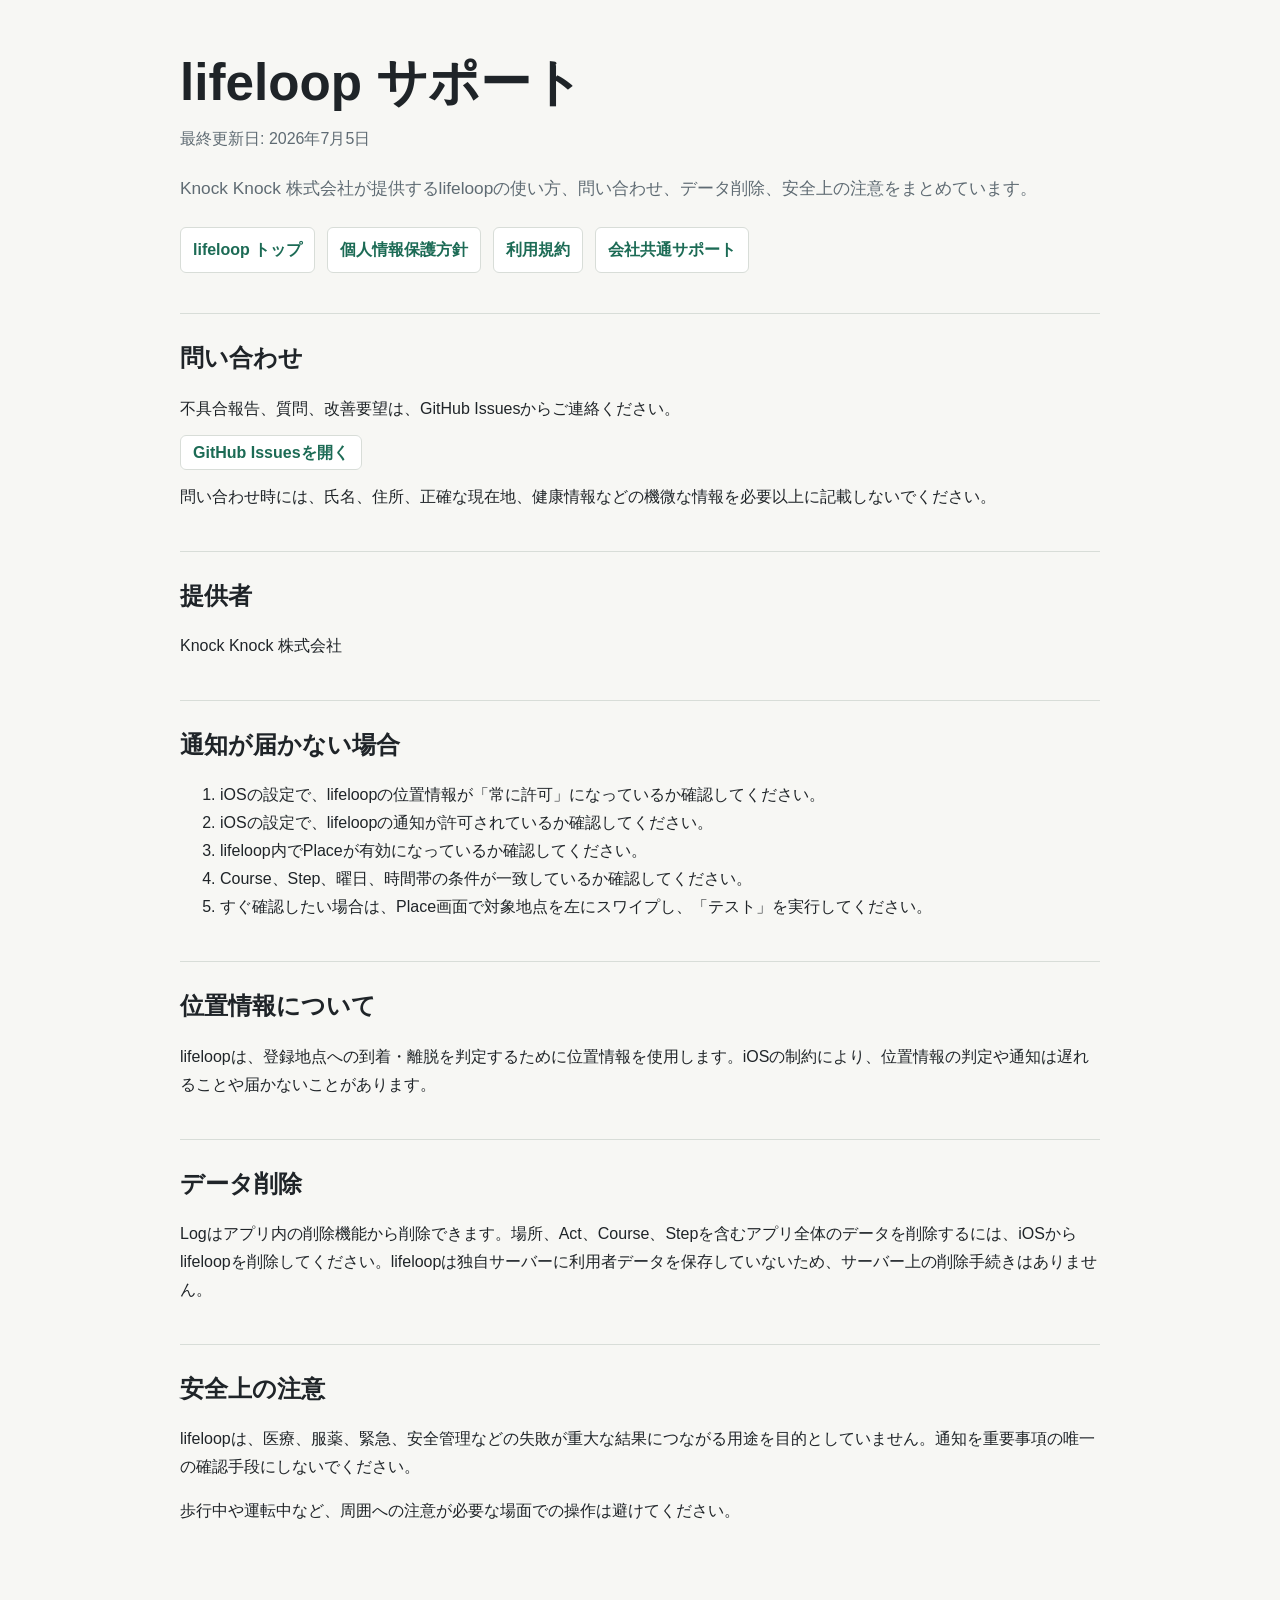
<file: docs/lifeloop/support.html>
<!doctype html>
<html lang="ja">
<head>
  <meta charset="utf-8">
  <meta name="viewport" content="width=device-width, initial-scale=1">
  <title>lifeloop サポート | Knock Knock 株式会社</title>
  <link rel="stylesheet" href="../styles.css">
</head>
<body>
  <main>
    <h1>lifeloop サポート</h1>
    <p class="meta">最終更新日: 2026年7月5日</p>
    <p class="lead">Knock Knock 株式会社が提供するlifeloopの使い方、問い合わせ、データ削除、安全上の注意をまとめています。</p>

    <nav aria-label="関連ページ">
      <a href="./">lifeloop トップ</a>
      <a href="privacy.html">個人情報保護方針</a>
      <a href="terms.html">利用規約</a>
      <a href="../support.html">会社共通サポート</a>
    </nav>

    <section>
      <h2>問い合わせ</h2>
      <p>不具合報告、質問、改善要望は、GitHub Issuesからご連絡ください。</p>
      <p><a class="button-link" href="https://github.com/knockknock-at/lifeloop/issues">GitHub Issuesを開く</a></p>
      <p>問い合わせ時には、氏名、住所、正確な現在地、健康情報などの機微な情報を必要以上に記載しないでください。</p>
    </section>

    <section>
      <h2>提供者</h2>
      <p>Knock Knock 株式会社</p>
    </section>

    <section>
      <h2>通知が届かない場合</h2>
      <ol>
        <li>iOSの設定で、lifeloopの位置情報が「常に許可」になっているか確認してください。</li>
        <li>iOSの設定で、lifeloopの通知が許可されているか確認してください。</li>
        <li>lifeloop内でPlaceが有効になっているか確認してください。</li>
        <li>Course、Step、曜日、時間帯の条件が一致しているか確認してください。</li>
        <li>すぐ確認したい場合は、Place画面で対象地点を左にスワイプし、「テスト」を実行してください。</li>
      </ol>
    </section>

    <section>
      <h2>位置情報について</h2>
      <p>lifeloopは、登録地点への到着・離脱を判定するために位置情報を使用します。iOSの制約により、位置情報の判定や通知は遅れることや届かないことがあります。</p>
    </section>

    <section>
      <h2>データ削除</h2>
      <p>Logはアプリ内の削除機能から削除できます。場所、Act、Course、Stepを含むアプリ全体のデータを削除するには、iOSからlifeloopを削除してください。lifeloopは独自サーバーに利用者データを保存していないため、サーバー上の削除手続きはありません。</p>
    </section>

    <section>
      <h2>安全上の注意</h2>
      <p>lifeloopは、医療、服薬、緊急、安全管理などの失敗が重大な結果につながる用途を目的としていません。通知を重要事項の唯一の確認手段にしないでください。</p>
      <p>歩行中や運転中など、周囲への注意が必要な場面での操作は避けてください。</p>
    </section>
  </main>
</body>
</html>
</file>
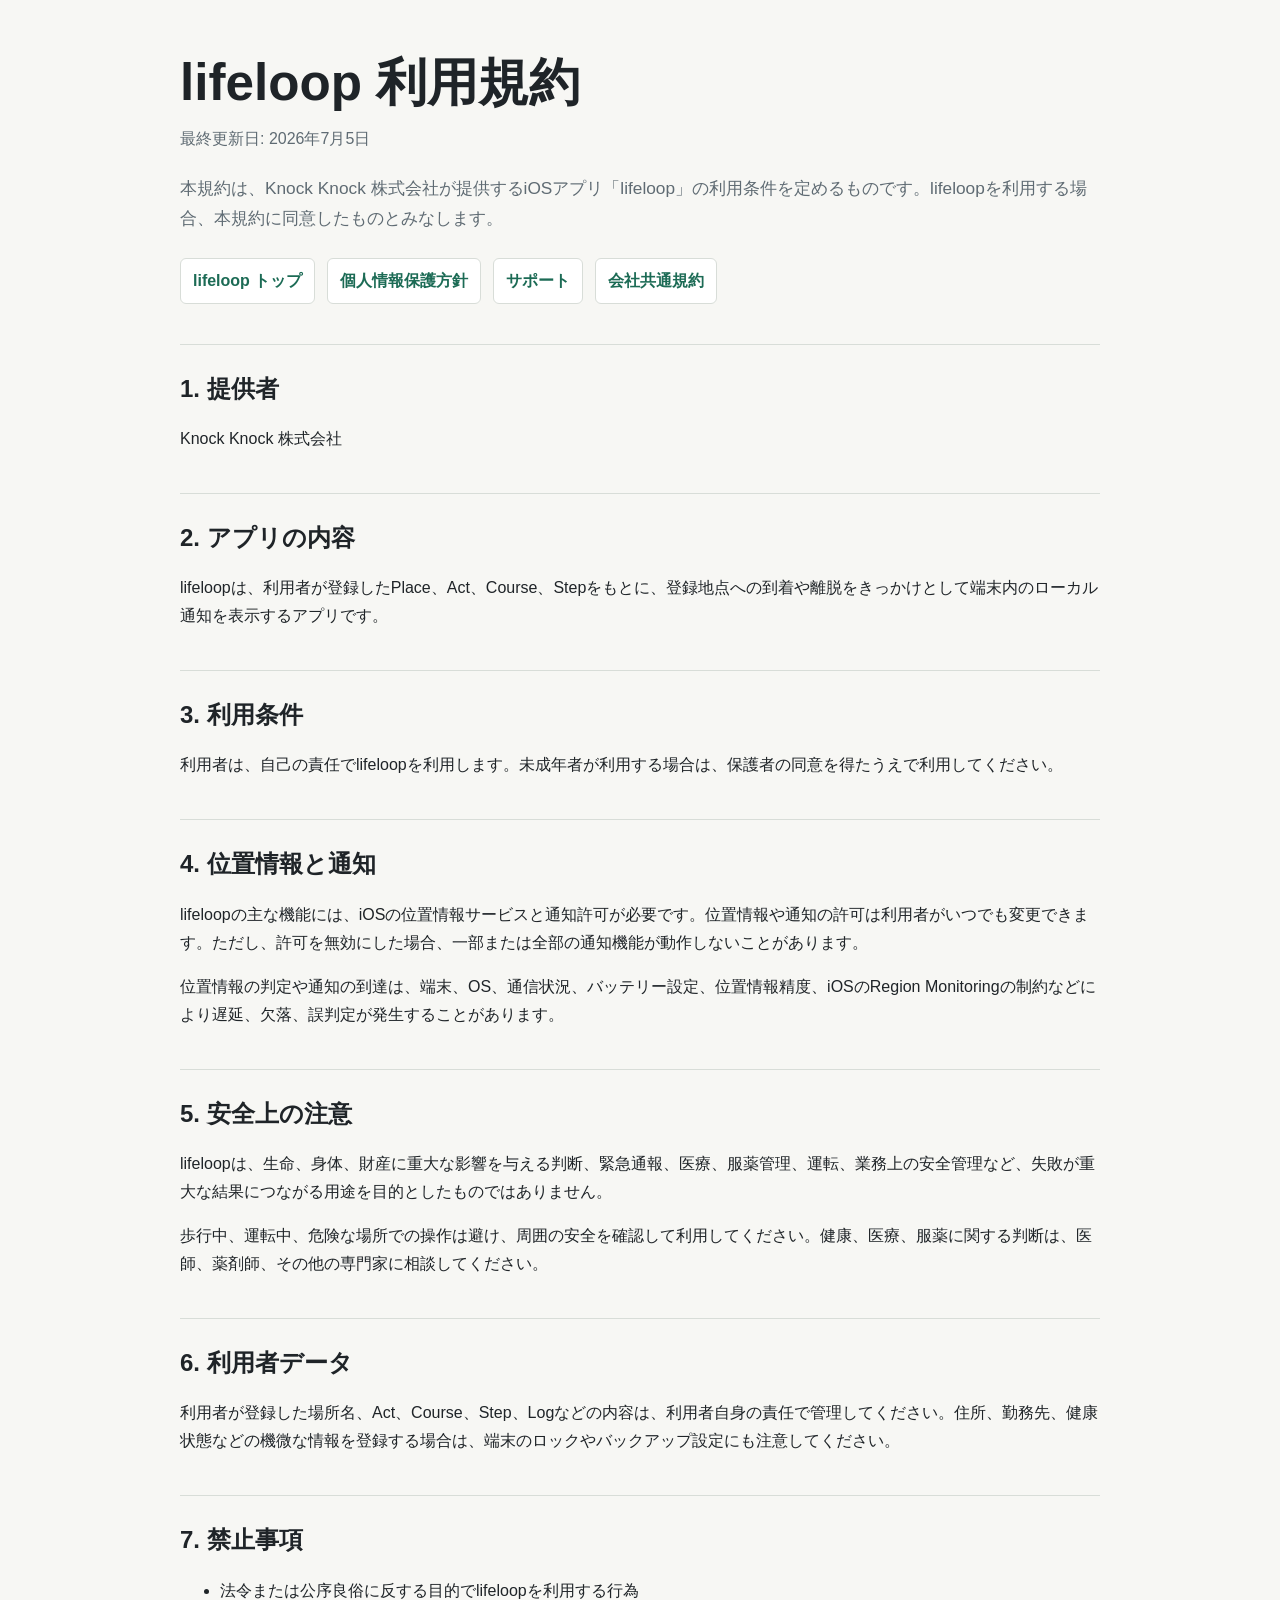
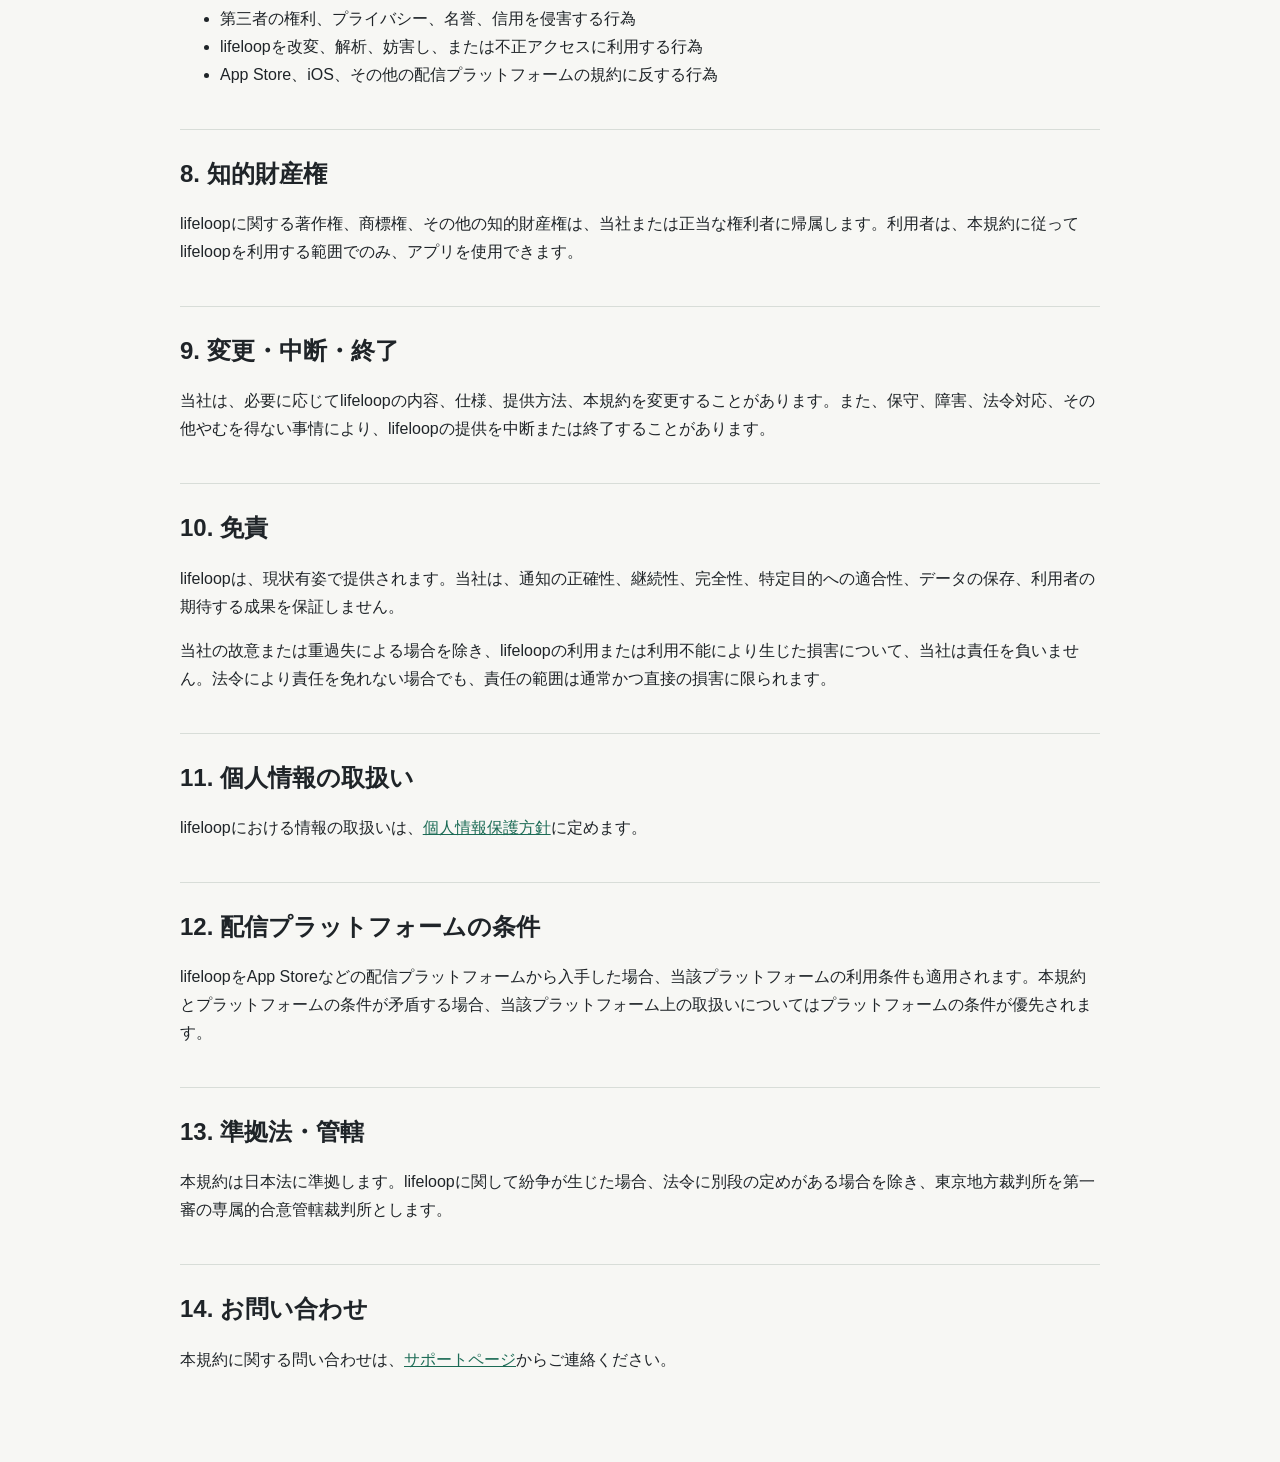
<file: docs/lifeloop/terms.html>
<!doctype html>
<html lang="ja">
<head>
  <meta charset="utf-8">
  <meta name="viewport" content="width=device-width, initial-scale=1">
  <title>lifeloop 利用規約 | Knock Knock 株式会社</title>
  <link rel="stylesheet" href="../styles.css">
</head>
<body>
  <main>
    <h1>lifeloop 利用規約</h1>
    <p class="meta">最終更新日: 2026年7月5日</p>
    <p class="lead">本規約は、Knock Knock 株式会社が提供するiOSアプリ「lifeloop」の利用条件を定めるものです。lifeloopを利用する場合、本規約に同意したものとみなします。</p>

    <nav aria-label="関連ページ">
      <a href="./">lifeloop トップ</a>
      <a href="privacy.html">個人情報保護方針</a>
      <a href="support.html">サポート</a>
      <a href="../terms.html">会社共通規約</a>
    </nav>

    <section>
      <h2>1. 提供者</h2>
      <p>Knock Knock 株式会社</p>
    </section>

    <section>
      <h2>2. アプリの内容</h2>
      <p>lifeloopは、利用者が登録したPlace、Act、Course、Stepをもとに、登録地点への到着や離脱をきっかけとして端末内のローカル通知を表示するアプリです。</p>
    </section>

    <section>
      <h2>3. 利用条件</h2>
      <p>利用者は、自己の責任でlifeloopを利用します。未成年者が利用する場合は、保護者の同意を得たうえで利用してください。</p>
    </section>

    <section>
      <h2>4. 位置情報と通知</h2>
      <p>lifeloopの主な機能には、iOSの位置情報サービスと通知許可が必要です。位置情報や通知の許可は利用者がいつでも変更できます。ただし、許可を無効にした場合、一部または全部の通知機能が動作しないことがあります。</p>
      <p>位置情報の判定や通知の到達は、端末、OS、通信状況、バッテリー設定、位置情報精度、iOSのRegion Monitoringの制約などにより遅延、欠落、誤判定が発生することがあります。</p>
    </section>

    <section>
      <h2>5. 安全上の注意</h2>
      <p>lifeloopは、生命、身体、財産に重大な影響を与える判断、緊急通報、医療、服薬管理、運転、業務上の安全管理など、失敗が重大な結果につながる用途を目的としたものではありません。</p>
      <p>歩行中、運転中、危険な場所での操作は避け、周囲の安全を確認して利用してください。健康、医療、服薬に関する判断は、医師、薬剤師、その他の専門家に相談してください。</p>
    </section>

    <section>
      <h2>6. 利用者データ</h2>
      <p>利用者が登録した場所名、Act、Course、Step、Logなどの内容は、利用者自身の責任で管理してください。住所、勤務先、健康状態などの機微な情報を登録する場合は、端末のロックやバックアップ設定にも注意してください。</p>
    </section>

    <section>
      <h2>7. 禁止事項</h2>
      <ul>
        <li>法令または公序良俗に反する目的でlifeloopを利用する行為</li>
        <li>第三者の権利、プライバシー、名誉、信用を侵害する行為</li>
        <li>lifeloopを改変、解析、妨害し、または不正アクセスに利用する行為</li>
        <li>App Store、iOS、その他の配信プラットフォームの規約に反する行為</li>
      </ul>
    </section>

    <section>
      <h2>8. 知的財産権</h2>
      <p>lifeloopに関する著作権、商標権、その他の知的財産権は、当社または正当な権利者に帰属します。利用者は、本規約に従ってlifeloopを利用する範囲でのみ、アプリを使用できます。</p>
    </section>

    <section>
      <h2>9. 変更・中断・終了</h2>
      <p>当社は、必要に応じてlifeloopの内容、仕様、提供方法、本規約を変更することがあります。また、保守、障害、法令対応、その他やむを得ない事情により、lifeloopの提供を中断または終了することがあります。</p>
    </section>

    <section>
      <h2>10. 免責</h2>
      <p>lifeloopは、現状有姿で提供されます。当社は、通知の正確性、継続性、完全性、特定目的への適合性、データの保存、利用者の期待する成果を保証しません。</p>
      <p>当社の故意または重過失による場合を除き、lifeloopの利用または利用不能により生じた損害について、当社は責任を負いません。法令により責任を免れない場合でも、責任の範囲は通常かつ直接の損害に限られます。</p>
    </section>

    <section>
      <h2>11. 個人情報の取扱い</h2>
      <p>lifeloopにおける情報の取扱いは、<a href="privacy.html">個人情報保護方針</a>に定めます。</p>
    </section>

    <section>
      <h2>12. 配信プラットフォームの条件</h2>
      <p>lifeloopをApp Storeなどの配信プラットフォームから入手した場合、当該プラットフォームの利用条件も適用されます。本規約とプラットフォームの条件が矛盾する場合、当該プラットフォーム上の取扱いについてはプラットフォームの条件が優先されます。</p>
    </section>

    <section>
      <h2>13. 準拠法・管轄</h2>
      <p>本規約は日本法に準拠します。lifeloopに関して紛争が生じた場合、法令に別段の定めがある場合を除き、東京地方裁判所を第一審の専属的合意管轄裁判所とします。</p>
    </section>

    <section>
      <h2>14. お問い合わせ</h2>
      <p>本規約に関する問い合わせは、<a href="support.html">サポートページ</a>からご連絡ください。</p>
    </section>
  </main>
</body>
</html>
</file>
<file: docs/styles.css>
:root {
  color-scheme: light dark;
  --background: #f7f7f4;
  --surface: #ffffff;
  --text: #1f2428;
  --muted: #5f6b73;
  --line: #d8ddd8;
  --accent: #1c6b55;
  --accent-strong: #124d3e;
  --accent-soft: #e9f3ef;
  --secondary: #315f87;
}

* {
  box-sizing: border-box;
}

body {
  margin: 0;
  background: var(--background);
  color: var(--text);
  font-family: -apple-system, BlinkMacSystemFont, "Hiragino Sans", "Yu Gothic", sans-serif;
  line-height: 1.75;
}

main {
  width: min(920px, calc(100% - 32px));
  margin: 0 auto;
  padding: 48px 0 72px;
}

nav {
  display: flex;
  flex-wrap: wrap;
  gap: 12px;
  margin: 24px 0 36px;
}

nav a,
.button-link {
  border: 1px solid var(--line);
  border-radius: 6px;
  padding: 8px 12px;
  background: var(--surface);
  color: var(--accent);
  text-decoration: none;
  font-weight: 600;
}

h1,
h2,
h3 {
  line-height: 1.35;
}

h1 {
  margin: 0 0 8px;
  font-size: clamp(2rem, 4vw, 3.2rem);
}

h2 {
  margin-top: 40px;
  border-top: 1px solid var(--line);
  padding-top: 28px;
}

p,
li {
  font-size: 1rem;
}

.lead {
  color: var(--muted);
  font-size: 1.08rem;
}

.notice {
  border-left: 4px solid var(--accent);
  background: var(--surface);
  padding: 14px 16px;
  margin: 28px 0;
}

.meta {
  color: var(--muted);
  margin: 0 0 20px;
}

footer {
  margin-top: 48px;
  border-top: 1px solid var(--line);
  padding-top: 24px;
  color: var(--muted);
  font-size: 0.92rem;
}

a {
  color: var(--accent);
}

.product-page {
  width: min(1180px, calc(100% - 32px));
}

.product-page h2 {
  margin: 0;
  border-top: 0;
  padding-top: 0;
  font-size: clamp(1.55rem, 3vw, 2.35rem);
}

.product-hero {
  display: grid;
  grid-template-columns: 128px minmax(0, 1fr);
  gap: 24px;
  align-items: start;
  padding: 18px 0 36px;
}

.app-icon {
  width: 128px;
  height: 128px;
  border-radius: 28px;
  box-shadow: 0 14px 32px rgb(28 107 85 / 18%);
}

.product-heading {
  min-width: 0;
}

.eyebrow {
  margin: 0 0 6px;
  color: var(--secondary);
  font-size: 0.78rem;
  font-weight: 700;
  text-transform: uppercase;
}

.subtitle {
  margin: 0 0 14px;
  color: var(--muted);
  font-size: clamp(1.1rem, 2.3vw, 1.35rem);
  font-weight: 700;
}

.hero-actions {
  display: flex;
  flex-wrap: wrap;
  gap: 10px;
  margin-top: 20px;
}

.primary-link {
  background: var(--accent);
  border-color: var(--accent);
  color: #ffffff;
}

.app-store-section {
  border-top: 1px solid var(--line);
  padding: 34px 0 8px;
}

.section-heading {
  max-width: 760px;
  margin-bottom: 18px;
}

.section-heading p {
  margin: 8px 0 0;
  color: var(--muted);
}

.screenshot-strip {
  display: grid;
  grid-auto-flow: column;
  grid-auto-columns: minmax(220px, 280px);
  gap: 18px;
  overflow-x: auto;
  padding: 4px 2px 18px;
  scroll-snap-type: x proximity;
}

.screenshot-strip figure {
  margin: 0;
  scroll-snap-align: start;
}

.screenshot-strip img,
.preview-video {
  display: block;
  width: 100%;
  height: auto;
  border: 1px solid var(--line);
  border-radius: 8px;
  background: var(--surface);
  box-shadow: 0 10px 24px rgb(31 36 40 / 10%);
}

.screenshot-strip figcaption {
  min-height: 3.2em;
  margin-top: 10px;
  color: var(--muted);
  font-size: 0.92rem;
  line-height: 1.55;
}

.media-section {
  display: grid;
  grid-template-columns: minmax(0, 1fr) minmax(220px, 320px);
  gap: 28px;
  align-items: start;
}

.preview-video {
  max-width: 320px;
  justify-self: end;
}

.description-copy {
  max-width: 800px;
}

.feature-list {
  display: grid;
  grid-template-columns: repeat(2, minmax(0, 1fr));
  gap: 10px 14px;
  margin: 20px 0 26px;
  padding: 0;
  list-style: none;
}

.feature-list li {
  min-width: 0;
  border: 1px solid var(--line);
  border-radius: 8px;
  background: var(--surface);
  padding: 10px 12px;
  overflow-wrap: anywhere;
}

.app-details {
  display: grid;
  grid-template-columns: repeat(2, minmax(0, 1fr));
  gap: 12px;
  margin: 20px 0 0;
}

.app-details div {
  border-top: 1px solid var(--line);
  padding-top: 12px;
}

.app-details dt {
  color: var(--muted);
  font-size: 0.88rem;
  font-weight: 700;
}

.app-details dd {
  margin: 4px 0 0;
}

.footer-nav {
  border-top: 1px solid var(--line);
  padding-top: 24px;
}

@media (max-width: 720px) {
  .product-hero {
    grid-template-columns: 82px minmax(0, 1fr);
    gap: 14px;
    padding-top: 8px;
  }

  .app-icon {
    width: 82px;
    height: 82px;
    border-radius: 18px;
  }

  .screenshot-strip {
    grid-auto-columns: minmax(198px, 72vw);
  }

  .media-section,
  .feature-list,
  .app-details {
    grid-template-columns: 1fr;
  }

  .preview-video {
    max-width: min(320px, 100%);
    justify-self: start;
  }
}

@media (prefers-color-scheme: dark) {
  :root {
    --background: #151817;
    --surface: #202624;
    --text: #eef2ef;
    --muted: #a9b5ad;
    --line: #39423e;
    --accent: #7fd0b1;
    --accent-strong: #9ce0ca;
    --accent-soft: #1e312b;
    --secondary: #9dc5ef;
  }

  .primary-link {
    color: #10201b;
  }
}
</file>
